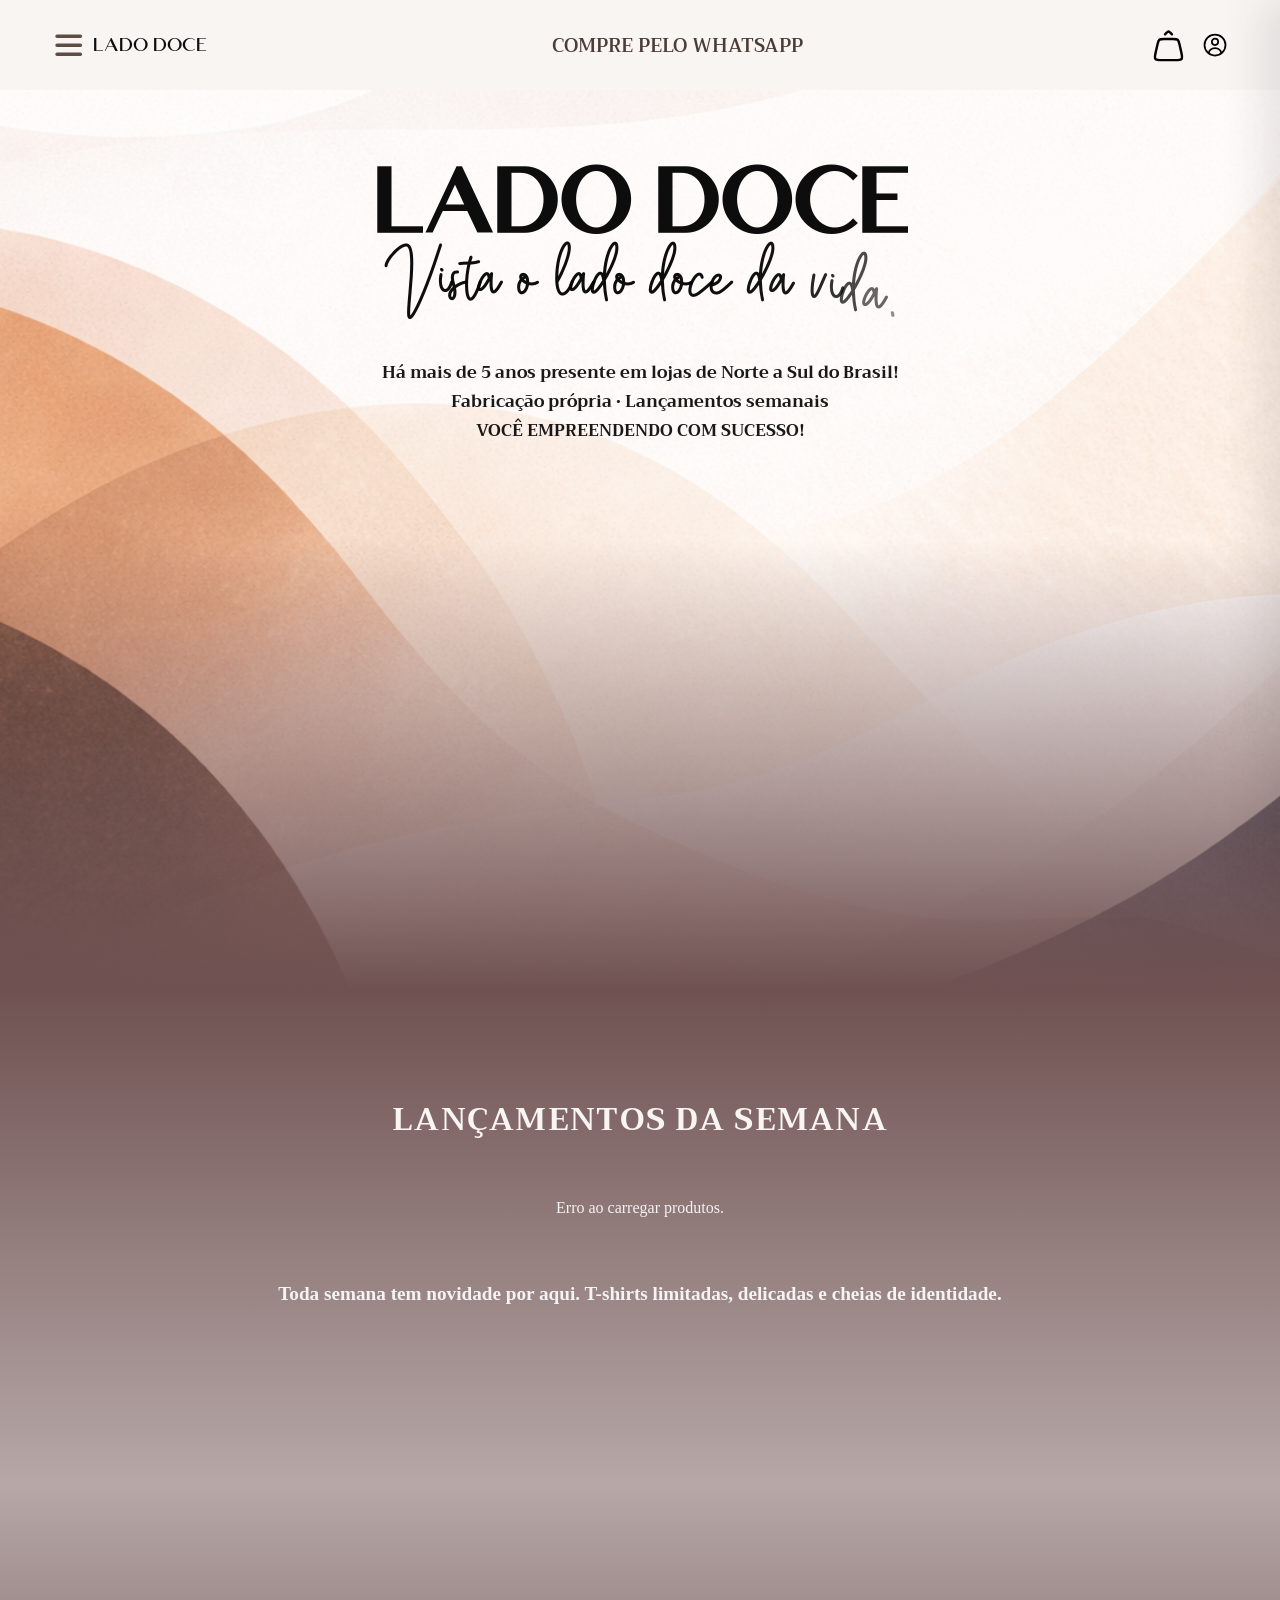
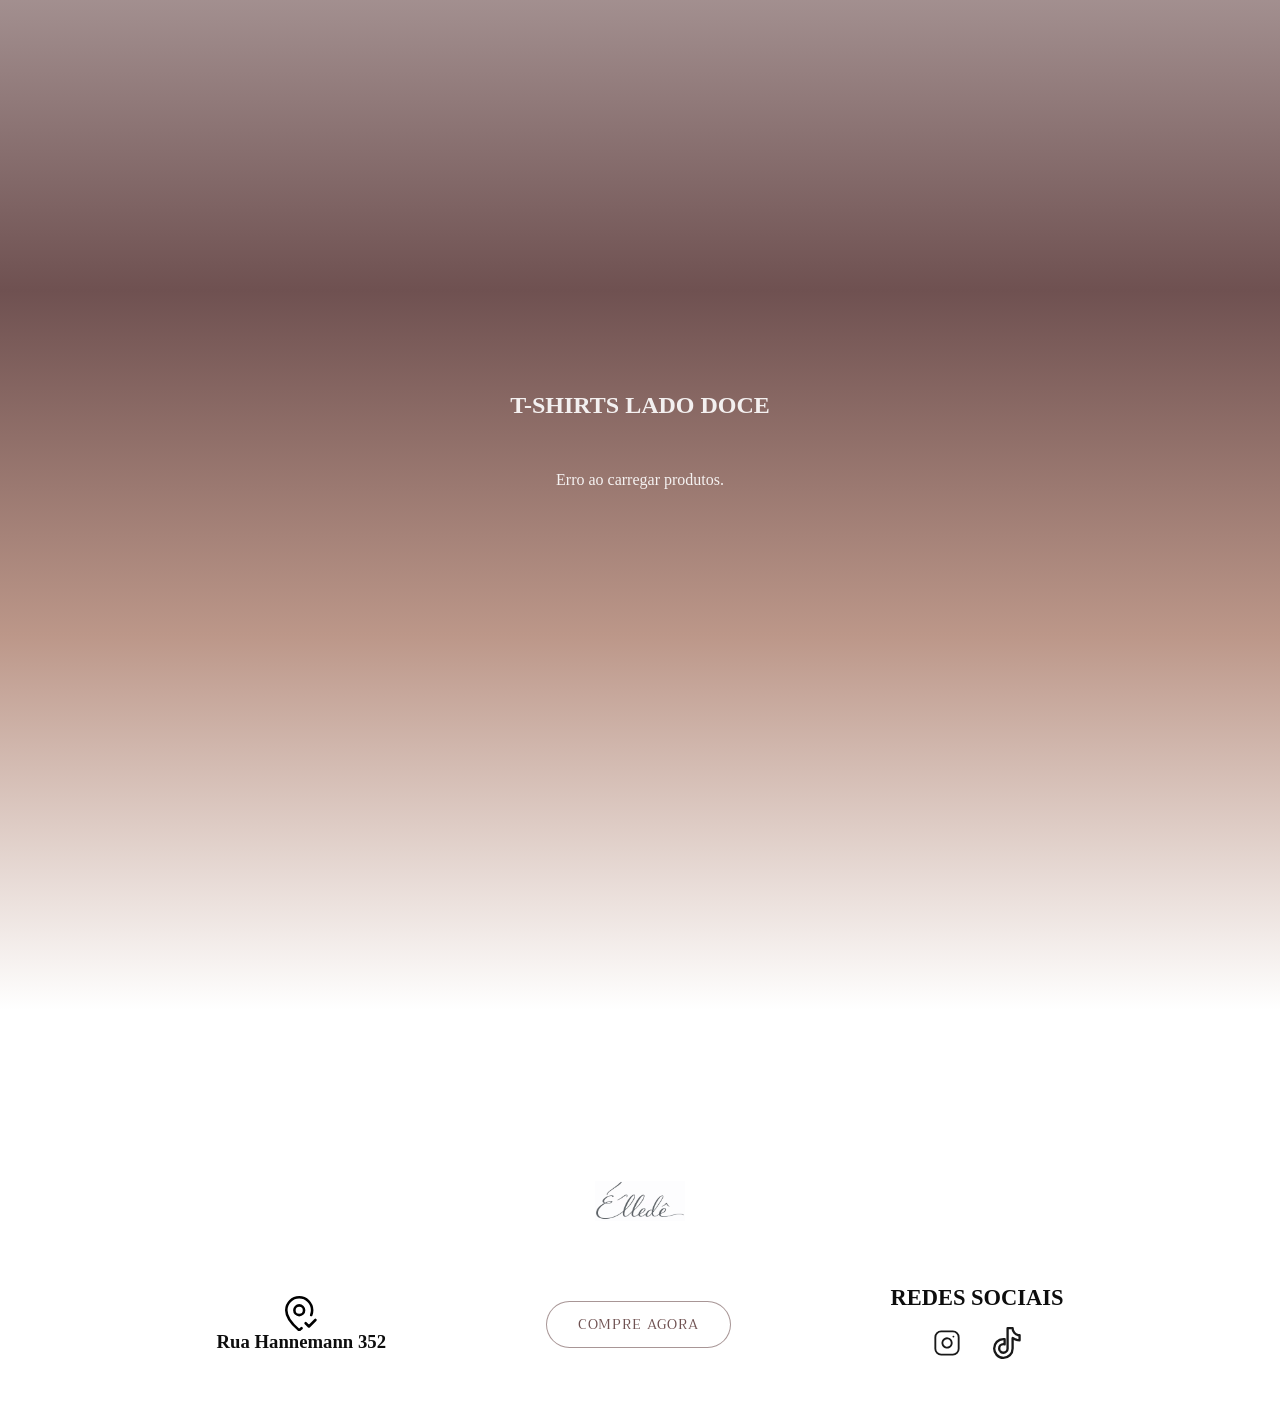
<file: static/index.html>
<!DOCTYPE html>
<html lang="pt-br">
<head>
    <meta charset="UTF-8">
    <meta name="viewport" content="width=device-width, initial-scale=1.0">
    <title>Lado Doce</title>
    <link rel="stylesheet" href="style.css">
    <link href="https://fonts.googleapis.com/css2?family=Trirong:wght@300;400;500;600;700&display=swap" rel="stylesheet">
    <link rel="icon" href="imagens/Monograma.png" type="image/png">
</head>
<body>

<header class="cabecalio">

    <div class="btnsCabecalio">

        <button class="menuBtn" type="button">
            <img src="imagens/iconeMenu.svg" class="menuIcon" alt="Abrir menu">
            <a href="index.html" class="logoTexto">LADO DOCE</a>
        </button>

        <a href="https://wa.me/5511940546668" class="botaoHover">
            <span>COMPRE PELO WHATSAPP</span>
        </a>

    <div class="iconesCab">


            <button class="btnSacola" id="abrirSacola" type="button">
                <img src="imagens/IconeSacola.svg" alt="Abrir sacola">
            </button>

        <div class="areaUsuario">
            <button class="botaoLogin" type="button">
               <img src="imagens/iconeUsuario.svg" alt="Área do usuário">
             </button>

         <div class="userMenu" id="userMenu">
              <button type="button" id="btnMinhaConta">Minha conta</button>
              <button type="button" id="btnPedidos">Meus pedidos</button>
                <button type="button" id="btnLogout">Sair</button>
        </div>
        </div>
    </div>

    <div class="menu">
        <div class="menuLayer"></div>

        <nav class="menuContent">
            <a href="https://wa.me/5511940546668">AJUDA E SUPORTE</a>
            <a href="sobre.html">SOBRE NÓS</a>
            <a href="#catalogo">CATALOGO COMPLETO</a>
        </nav>
    </div>

</header>

<main>

    <section class="pagInicial">
        <div class="conteudoPI">
            <div>
                <h1 class="logoLD split-text">LADO DOCE</h1>
                <h2 class="subLogoLD split-text">Vista o lado doce da vida.</h2>
                <h3 class="sloganLD">
                    Há mais de 5 anos presente em lojas de Norte a Sul do Brasil! <br>
                    Fabricação própria • Lançamentos semanais <br>
                    VOCÊ EMPREENDENDO COM SUCESSO!
                </h3>
            </div>

        </div>
    </section>

    <section class="lancamentosSemana" id="lancamentos">
        <div class="titulo-secao">
            <h2>LANÇAMENTOS DA SEMANA</h2>
        </div>

        <div class="imagemLancamentos" id="listaLancamentos"></div>

        <div class="mensagem-catalogo-vazio" id="mensagemLancamentosVazio">
            <h3>Em breve, novos lançamentos por aqui.</h3>
            <p>A cliente pode adicionar os produtos pelo painel administrativo.</p>
        </div>

        <div class="texto-rodape-secao">
            <h3>
                Toda semana tem novidade por aqui. T-shirts limitadas, delicadas e cheias de identidade.
            </h3>
        </div>
    </section>

    <section id="catalogo" class="catalogo catalogoUnico">
        <div class="titulo-secao">
            <h2>T-SHIRTS LADO DOCE</h2>
        </div>

        <div class="imagemCatalogo" id="listaCatalogo"></div>

        <div class="mensagem-catalogo-vazio" id="mensagemCatalogoVazio">
            <h3>O catálogo ainda está vazio.</h3>
            <p>Cadastre as primeiras T-shirts no painel administrativo para elas aparecerem aqui automaticamente.</p>
        </div>
    </section>

</main>

<div id="overlay"></div>

<div id="modal">
    <div class="modal-box">

        <button class="fecharModal" type="button">✕</button>

        <div class="tela active" id="telaEscolha">
            <h2>Como quer entrar?</h2>

            <button class="btnPrincipal" id="irEmail" type="button">
                Entrar apenas com e-mail
            </button>

            <button class="btnSecundario" id="irSenha" type="button">
                Entrar com e-mail e senha
            </button>
        </div>

        <div class="tela" id="telaEmail">
            <h2>Entrar com e-mail</h2>
            <p>Digite seu e-mail para receber o código</p>

            <input type="email" id="emailInput" placeholder="Seu e-mail" required>

            <div class="botoesLinha">
                <button class="btnVoltar" type="button">Voltar</button>
                <button class="btnPrincipal" id="enviarEmail" type="button">Continuar</button>
            </div>
        </div>

        <div class="tela" id="telaCodigo">
            <h2>Digite seu código</h2>

            <p class="infoEmail"></p>

            <input type="text" id="codigoInput" placeholder="Digite o código" required>

            <div class="botoesLinha">
                <button class="btnVoltar" type="button">Voltar</button>
                <button class="btnPrincipal" id="verificarCodigo" type="button">Entrar</button>
            </div>
        </div>

        <div class="tela" id="telaSenha">
            <h2>Entrar com senha</h2>

            <input type="email" id="emailSenhaInput" placeholder="Seu e-mail" required>
            <input type="password" id="senhaInput" placeholder="Sua senha" required>

            <a href="#" class="linkSenha">Esqueci minha senha</a>

            <p class="textoAux">
                Ainda não tem conta?
                <a href="#" class="linkCriarConta">Criar agora</a>
            </p>

            <div class="botoesLinha">
                <button class="btnVoltar" type="button">Voltar</button>
                <button class="btnPrincipal" id="entrarSenha" type="button">Entrar</button>
            </div>
        </div>

        <div class="tela" id="telaCadastro">
            <h2>Cadastro de usuário</h2>
            <p>Bem-vindo! Crie sua conta</p>

            <input type="text" id="nomeCadastroInput" placeholder="Nome completo" required>
            <input type="email" id="emailCadastroInput" placeholder="Seu e-mail" required>
            <input type="password" id="senhaCadastroInput" placeholder="Senha" required>
            <input type="password" id="confirmarSenhaCadastroInput" placeholder="Confirmar senha" required>
            <input type="tel" id="telefoneCadastroInput" placeholder="Telefone celular" required>
            <input type="text" id="cpfCadastroInput" placeholder="CPF" required>
            <input type="date" id="dataNascimentoCadastroInput" required>

            <div class="botoesLinha">
                <button class="btnVoltar" type="button">Voltar</button>
                <button class="btnPrincipal" id="cadastrarConta" type="button">Criar conta</button>
            </div>
        </div>

<!-- ESQUECI SENHA-->
<div class="tela" id="telaEsqueciSenha">
    <h2>Esqueci minha senha</h2>
    <p>Digite o e-mail da sua conta para receber o código</p>
 
    <input type="email" id="emailRecuperacaoInput" placeholder="Seu e-mail" required>
 
    <div class="botoesLinha">
        <button class="btnVoltar" type="button">Voltar</button>
        <button class="btnPrincipal" id="enviarCodigoRecuperacao" type="button">Enviar código</button>
    </div>
</div>
 
<div class="tela" id="telaRedefinirSenha">
    <h2>Criar nova senha</h2>
 
    <p class="infoEmailRecuperacao"></p>
 
    <input type="text"     id="codigoRecuperacaoInput"  placeholder="Código recebido por e-mail" required>
    <input type="password" id="novaSenhaInput"           placeholder="Nova senha" required>
    <input type="password" id="confirmarNovaSenhaInput"  placeholder="Confirmar nova senha" required>
 
    <div class="botoesLinha">
        <button class="btnVoltar" type="button">Voltar</button>
        <button class="btnPrincipal" id="confirmarRedefinicao" type="button">Salvar senha</button>
    </div>
</div>

        <div class="tela" id="telaSucesso">
            <h2 id="tituloSucesso">Você está pronto(a) para viver o lado doce da vida! </h2>
            <p id="textoSucesso">Login realizado com sucesso.</p>
        </div>

    </div>
</div>

<div class="overlaySacola" id="overlaySacola"></div>

<aside class="sacolaLateral" id="sacolaLateral">
    <div class="topoSacola">
        <h2>Sacola</h2>
        <div class="topoSacolaDireita">
            <span id="contadorSacola">0 produtos</span>
            <button class="fecharSacola" id="fecharSacola" type="button">×</button>
        </div>
    </div>

    <div class="sacolaVazia" id="sacolaVazia">
        <img src="imagens/sacola-vazia.png" alt="Sacola vazia">
        <p>Sua sacola está vazia</p>
        <a href="#catalogo" class="btnEscolherProdutos">Escolher produtos</a>
    </div>

    <div class="sacolaComItens" id="sacolaComItens">
        <div class="listaItensSacola" id="listaItensSacola"></div>

        <div class="resumoSacola">
            <p>Sub total: <span id="subtotalSacola">R$ 0,00</span></p>
            <button class="btnFinalizar" type="button">Finalizar compra</button>
        </div>
    </div>
</aside>

<footer>

    <div class="logoFooter">
        <img class="logoLd" src="imagens/elede.svg" alt="Logo EledE">
    </div>

<div class="botoesFooter">

    <!-- ENDEREÇO -->
    <a href="https://www.google.com/maps/search/?api=1&query=Rua+Hannemann+352" target="_blank" class="endereco">
        <div class="icones">
            <img src="imagens/mapa.svg" class="imagemMapa" alt="Mapa">
        </div>
        <h3>Rua Hannemann 352</h3>
    </a>

    <!-- BOTÃO -->
    <a href="https://wa.me/5511940546668" target="_blank" class="botaoVendedorafooter">
        <span>COMPRE AGORA</span>
    </a>

    <!-- REDES -->
    <div class="footerRedes">
        <h3>REDES SOCIAIS</h3>
        <div class="icones">
            <a href="https://instagram.com/ladodocetshirt" target="_blank">
                <img src="imagens/instagram.svg" class="iconesRede">
            </a>
            <a href="https://www.tiktok.com/@ladodocetshirt" target="_blank">
                <img src="imagens/tiktok.svg" class="iconesRede">
            </a>
        </div>
    </div>

</div>

</footer>

<script src="https://cdn.jsdelivr.net/npm/gsap@3.12.5/dist/gsap.min.js"></script>
<script src="script.js"></script>

</body>
</html>
</file>
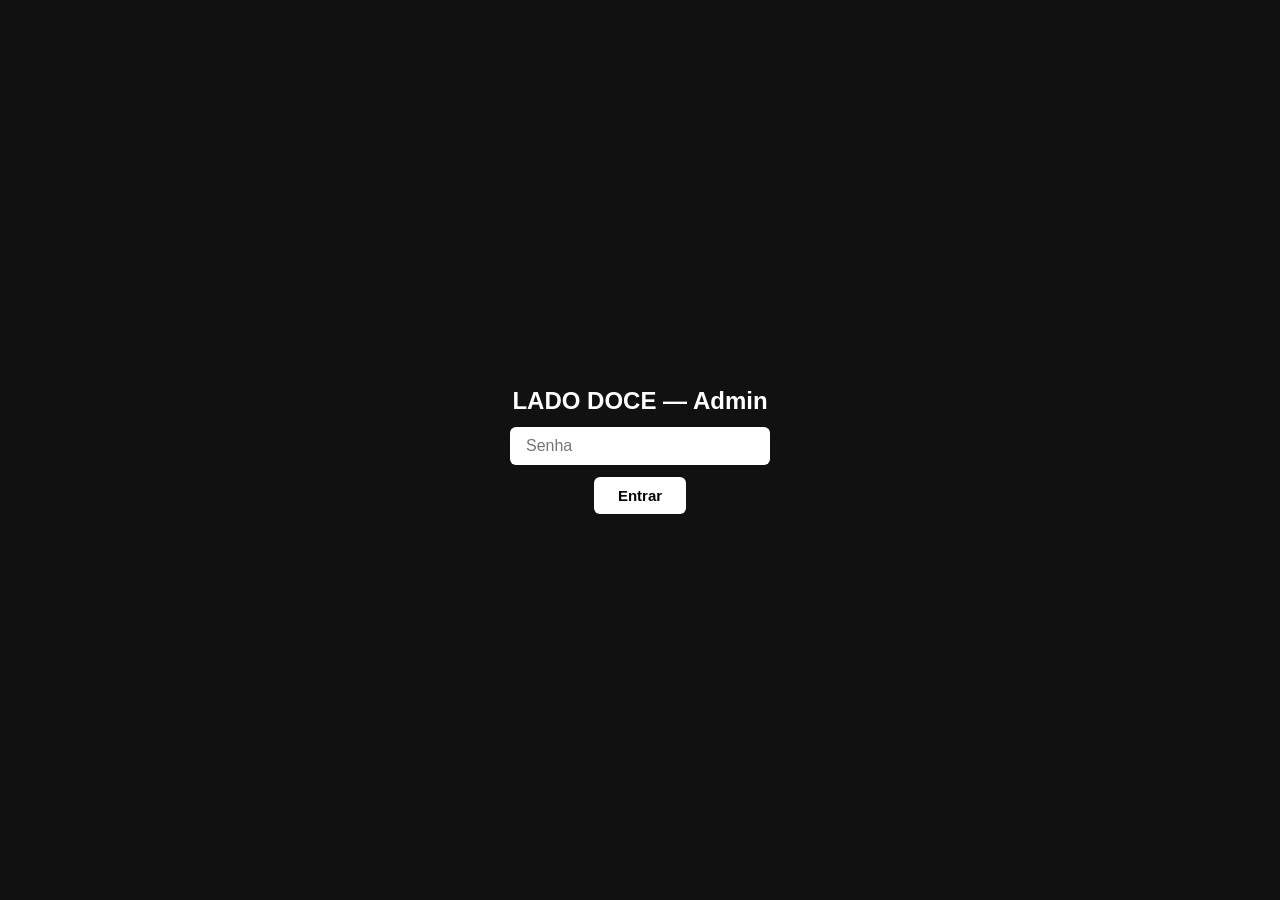
<file: static/admin.html>
<!DOCTYPE html>
<html lang="pt-br">
<head>
  <meta charset="UTF-8">
  <title>Painel Administrativo</title>
  <link rel="stylesheet" href="admin.css">
</head>

<body>

  <div id="telaLoginAdmin" style="
    position: fixed; inset: 0; background: #111;
    display: flex; flex-direction: column;
    align-items: center; justify-content: center;
    z-index: 9999; gap: 12px;">
    <h2 style="color: white; font-family: sans-serif;">LADO DOCE — Admin</h2>
    <input id="senhaAdmin" type="password" placeholder="Senha"
        style="padding: 10px 16px; font-size: 16px; border-radius: 6px; border: none; width: 260px;">
    <button onclick="verificarSenhaAdmin()"
        style="padding: 10px 24px; background: white; border: none;
        border-radius: 6px; font-size: 15px; cursor: pointer; font-weight: bold;">
        Entrar
    </button>
    <p id="erroAdmin" style="color: #ff6b6b; font-family: sans-serif; display:none;">Senha incorreta.</p>
</div>

<div id="modalProduto" class="modal">
  <div class="modal-content">

    <h2 id="tituloModalProduto">Adicionar Produto</h2>

    <input type="text" id="nomeProduto" placeholder="Nome do Produto">

    <!-- AGORA É AUTOMÁTICO -->
    <input type="text" id="codigoProduto" placeholder="Código" disabled>

    <input type="number" id="precoProduto" placeholder="Preço (ex: 55)">
    <input type="number" id="ordemProduto" placeholder="Ordem de exibição (ex: 1)">

    <label class="check-destaque">
      <input type="checkbox" id="destaqueProduto">
      Marcar como destaque
    </label>

    <label class="label-arquivo">Tamanhos e quantidades</label>
    <div class="grade-tamanhos" id="gradeTamanhosProduto">
      <label><input type="checkbox" value="PP"> PP</label>
      <label><input type="checkbox" value="P"> P</label>
      <label><input type="checkbox" value="M"> M</label>
      <label><input type="checkbox" value="G"> G</label>
      <label><input type="checkbox" value="GG"> GG</label>
      <label><input type="checkbox" value="G1"> G1</label>
      <label><input type="checkbox" value="G2"> G2</label>
    </div>
    <div class="grade-qtd-tamanho" id="gradeQtdTamanho"></div>

    <!-- STATUS CONTROLADO -->
    <select id="statusProduto">
      <option value="Ativo">Ativo</option>
      <option value="Inativo">Inativo</option>
    </select>

    <!-- ONDE O PRODUTO VAI APARECER NA LOJA -->
    <select id="categoriaProduto">
      <option value="lancamentos">Lançamentos da semana</option>
      <option value="catalogo">Catálogo de T-shirts</option>
    </select>

    <label class="label-arquivo">Foto principal</label>
    <input type="file" id="fotoProduto" accept="image/*">
    <img class="preview-produto" id="previewFotoProduto" alt="Prévia da foto principal">

    <label class="label-arquivo">Foto ao passar o mouse (opcional)</label>
    <input type="file" id="fotoHoverProduto" accept="image/*">
    <img class="preview-produto" id="previewFotoHoverProduto" alt="Prévia da foto de hover">

    <button onclick="salvarProduto()">Salvar</button>
    <button onclick="fecharModal()">Cancelar</button>

  </div>
</div>

<div id="modalPedido" class="modal">
  <div class="modal-content" id="conteudoPedido"></div>
</div>

<div id="modalCliente" class="modal">
  <div class="modal-content" id="conteudoCliente"></div>
</div>

<div class="overlay-alertas" id="overlayAlertas" onclick="fecharPainelAlertas()"></div>

<div class="painel-alertas" id="painelAlertas">
  <div class="painel-alertas-topo">
    <h3>⚠️ Alertas de Estoque</h3>
    <button class="btn-fechar-alertas" onclick="fecharPainelAlertas()">✕</button>
  </div>
  <div class="painel-alertas-lista" id="listaPainelAlertas">
    <p class="alerta-vazio">Carregando alertas...</p>
  </div>
</div>

<div class="container">

  <aside class="sidebar">
    <h1>LADO DOCE</h1>
    <p>Doçura em cada vestir</p>

    <nav>
        <button onclick="trocarTela('dashboard')">📊 Dashboard</button>
      <button onclick="trocarTela('produtos')">📦 Produtos</button>
      <button onclick="trocarTela('pedidos')">🧾 Pedidos</button>
      <button onclick="trocarTela('clientes')">👤 Clientes</button>
      <button onclick="trocarTela('configuracoes')">⚙️ Configurações</button>
      
    </nav>
  </aside>

  <main class="main">

    <header class="topo">
      <button class="btn-sininho" id="btnSininho" onclick="abrirPainelAlertas()" title="Alertas de estoque">
        🔔
      </button>
      <div class="user">👤 Olá, Admin</div>
    </header>

    <!-- PRODUTOS -->
    <section id="produtos" class="tela ativa">

      <div class="topo-tela">
        <h2>Gerenciamento de Produtos</h2>

        <button class="btn-principal" onclick="abrirModal()">
          + ADICIONAR NOVO PRODUTO
        </button>

      </div>

<div class="filtros">
  <select id="filtroStatusProduto">
    <option value="Status">Status</option>
    <option value="Ativo">Ativo</option>
    <option value="Inativo">Inativo</option>
  </select>

  <select id="filtroCategoriaProduto">
    <option value="todos">Todas as áreas</option>
    <option value="lancamentos">Lançamentos</option>
    <option value="catalogo">Catálogo</option>
  </select>

  <input type="text" id="filtroBuscaProduto" placeholder="Pesquisar Produto">

  <button class="btn-remover" onclick="limparProdutosDaLoja()">Limpar produtos</button>
</div>

      <table>
        <thead>
          <tr>
            <th>Foto</th>
            <th>Nome do Produto</th>
            <th>Código</th>
            <th>Preço</th>
            <th>Quantidade</th>
            <th>Tamanhos</th>
            <th>Status</th>
            <th>Área na loja</th>
            <th>Ordem</th>
            <th>Ações</th>
          </tr>
        </thead>
        <tbody></tbody>
      </table>

    </section>

    <!-- PEDIDOS -->
    <section id="pedidos" class="tela">

      <div class="topo-tela">
        <h2>Gerenciamento de Pedidos</h2>
        <button class="btn-remover" onclick="limparPedidosExpirados()">🗑️ Limpar pedidos expirados</button>
      </div>

<div class="filtros">
  <select>
    <option value="todos">Status do Pedido</option>
    <option value="pendente">Pendente</option>
    <option value="pago">Pago</option>
    <option value="enviado">Enviado</option>
    <option value="entregue">Entregue</option>
    <option value="cancelado">Cancelado</option>
    <option value="aguardando_pagamento">Aguardando Pagamento</option>
    <option value="aguardando_boleto">Aguardando Boleto</option>
    <option value="expirado">Expirado</option>
</select>

  <input type="date">
  <input type="text" placeholder="Pesquisar Pedido">
</div>

      <table>
        <thead>
          <tr>
            <th>ID</th>
            <th>Cliente</th>
            <th>Data</th>
            <th>Total</th>
            <th>Status</th>
            <th>Ações</th>
          </tr>
        </thead>
        <tbody></tbody>
      </table>

    </section>

    <!-- CLIENTES -->
    <section id="clientes" class="tela">

      <div class="topo-tela">
        <h2>Gerenciamento de Clientes</h2>
      </div>
      
      <div class="filtros">
         <select>
            <option value="todos">Status do Cliente</option>
            <option value="Ativo">Ativo</option>
            <option value="Bloqueado">Bloqueado</option>
        </select>
        
        <input type="text" placeholder="Pesquisar Cliente">
    </div>

      <table>
        <thead>
          <tr>
            <th>ID</th>
            <th>Nome</th>
            <th>Email</th>
            <th>Total Gasto</th>
            <th>Status</th>
            <th>Ações</th>
          </tr>
        </thead>
        <tbody></tbody>
      </table>

    </section>

    <!-- CONFIGURAÇÕES -->
<!-- CONFIGURAÇÕES -->
<section id="configuracoes" class="tela">

  <div class="topo-tela">
    <h2>Configurações da loja</h2>
  </div>

  <div class="config-box">
    <div class="config-grid-admin">

      <div class="config-card-admin">
        <h3>Identidade da loja</h3>
        <input type="text" id="nomeLoja" placeholder="Nome da loja" value="Lado Doce">
        <input type="text" id="sloganLoja" placeholder="Slogan da loja">
        <textarea id="textoHeroLoja" placeholder="Texto principal da tela inicial"></textarea>
        <small>Esses textos deixam o painel preparado para o backend controlar a home futuramente.</small>
      </div>

      <div class="config-card-admin">
        <h3>Contato e atendimento</h3>
        <input type="text" id="whatsappLoja" placeholder="WhatsApp da loja">
        <input type="text" id="instagramLoja" placeholder="Instagram">
        <input type="text" id="enderecoLoja" placeholder="Endereço da loja">
      </div>

      <div class="config-card-admin">
        <h3>Pedidos</h3>
        <input type="text" id="statusPadrao" placeholder="Status padrão do pedido" value="Processando">
        <label>
          <input type="checkbox" id="alertaPedidos">
          Avisar quando entrar pedido novo
        </label>
        <label>
          <input type="checkbox" id="autoAtualizarStatus">
          Preparar atualização automática de status
        </label>
      </div>

      <div class="config-card-admin">
        <h3>Produtos</h3>
        <input type="number" id="estoqueMinimo" placeholder="Alerta visual abaixo de X unidades">
        <label>
          <input type="checkbox" id="alertaEstoque">
          Mostrar alerta de estoque baixo no admin
        </label>
        <small>O controle real de estoque fica para o backend, mas o front já está preparado.</small>
      </div>

      <div class="config-card-admin full">
        <h3>Dados</h3>
        <small>Use exportar para salvar um backup visual dos produtos e pedidos cadastrados neste navegador.</small>
        <div class="config-botoes">
          <button onclick="exportarDados()">Exportar dados</button>
          <button onclick="salvarConfig()">Salvar configurações</button>
        </div>
      </div>

    </div>
  </div>

</section>

<!-- DASHBOARD -->
<section id="dashboard" class="tela">

  <div class="topo-tela">
    <h2>Dashboard</h2>
  </div>

  <div class="dashboard-toolbar">
    <label>
      Período das vendas
      <select id="periodoDashboard">
        <option value="1">Hoje</option>
        <option value="7">Últimos 7 dias</option>
        <option value="30">Últimos 30 dias</option>
        <option value="60">Últimos 60 dias</option>
        <option value="90">Últimos 90 dias</option>
      </select>
    </label>
    <span id="resumoPeriodoDashboard">Mostrando vendas de hoje</span>
  </div>

  <div class="dashboard-cards">

    <div class="card">
      <h3 id="tituloVendasPeriodo">Vendas do Dia</h3>
      <p id="vendasDia">R$ 0,00</p>
    </div>

    <div class="card">
      <h3>Pedidos no período</h3>
      <p id="totalPedidosDash">0</p>
    </div>

    <div class="card">
      <h3>Clientes Ativos</h3>
      <p id="clientesAtivosDash">0</p>
    </div>

    <div class="card">
      <h3>Produtos Ativos</h3>
      <p id="produtosAtivosDash">0</p>
    </div>

  </div>

  <div class="dashboard-historico">
    <h3>Histórico de vendas</h3>
    <table>
      <thead>
        <tr>
          <th>Pedido</th>
          <th>Cliente</th>
          <th>Data</th>
          <th>Total</th>
          <th>Status</th>
        </tr>
      </thead>
      <tbody id="historicoVendasDash"></tbody>
    </table>
  </div>

</section>

  </main>
</div>
<script>
    if (sessionStorage.getItem("adminAuth") === "ok") {
        document.addEventListener("DOMContentLoaded", () => {
            document.getElementById("telaLoginAdmin").style.display = "none";
        });
    }

    function verificarSenhaAdmin() {
        const senha = document.getElementById("senhaAdmin").value;
        if (senha) {
            sessionStorage.setItem("adminAuth", "ok");
            sessionStorage.setItem("adminKey", senha);
            document.getElementById("telaLoginAdmin").style.display = "none";
            // Carrega os dados após login
            if (typeof iniciarAdmin === "function") iniciarAdmin();
        } else {
            document.getElementById("erroAdmin").style.display = "block";
        }
    }

    document.addEventListener("keydown", (e) => {
        if (e.key === "Enter") verificarSenhaAdmin();
    });
</script>

<script src="admin.js"></script>

</body>
</html>
</file>
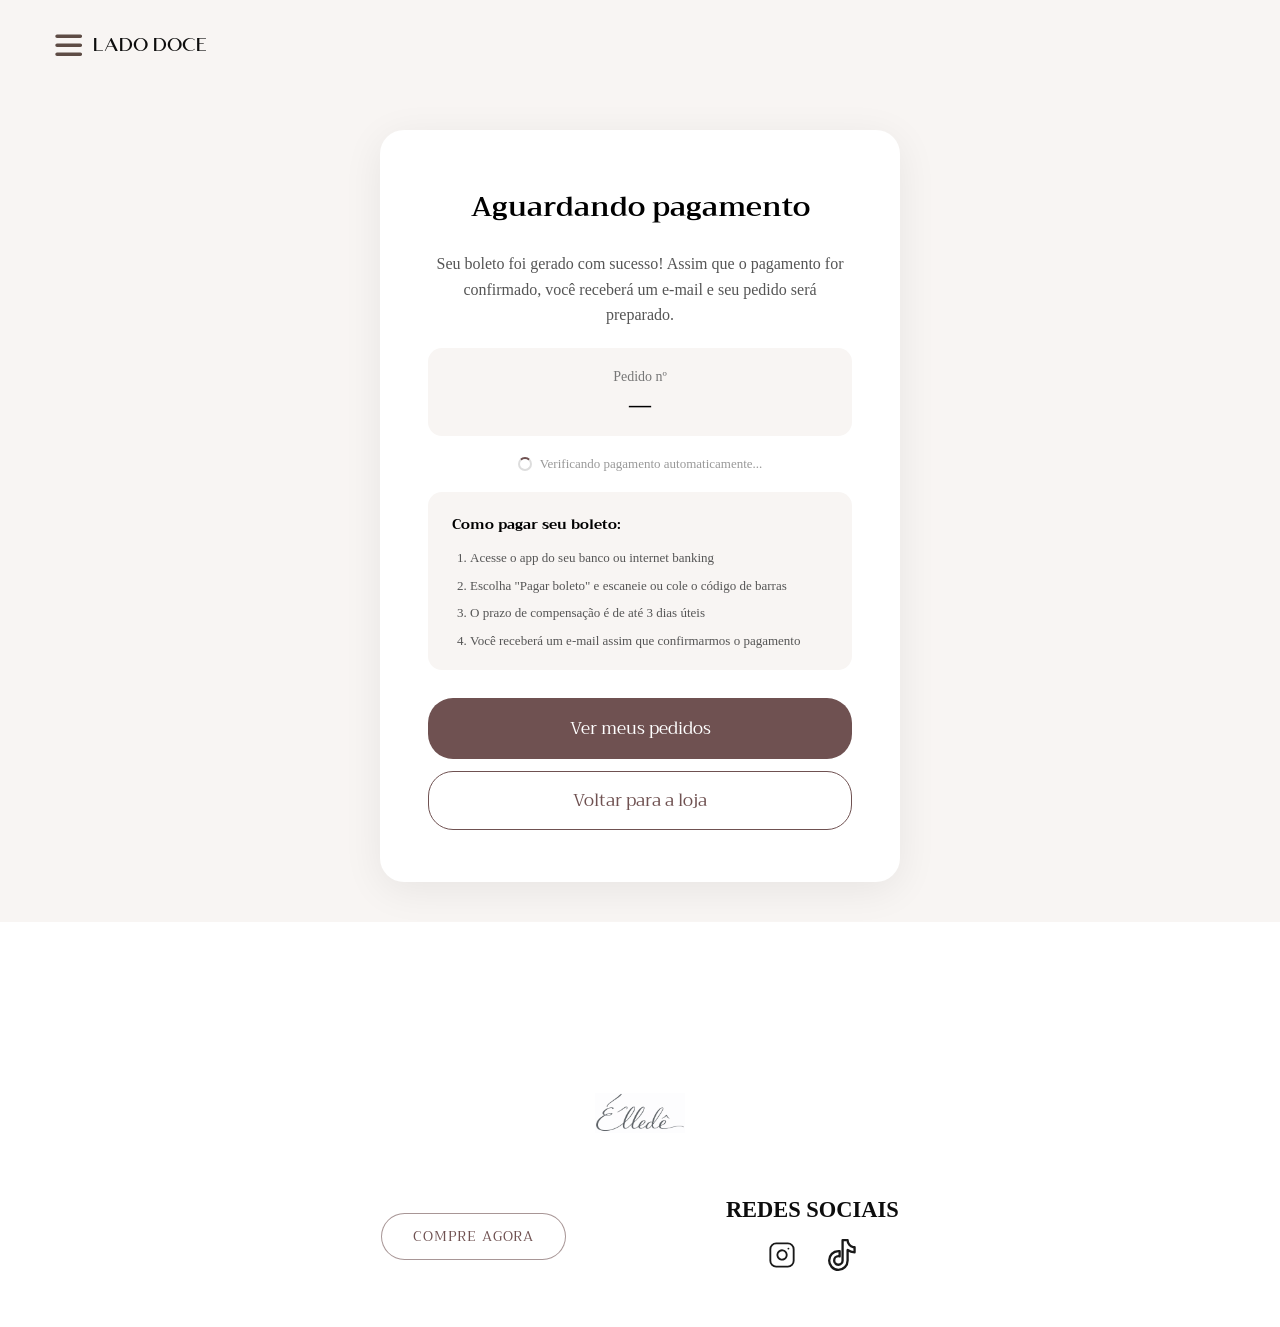
<file: static/aguardando-pagamento.html>
<!DOCTYPE html>
<html lang="pt-br">
<head>
    <meta charset="UTF-8">
    <meta name="viewport" content="width=device-width, initial-scale=1.0">
    <title>Aguardando Pagamento — Lado Doce</title>
    <link rel="stylesheet" href="style.css">
    <link href="https://fonts.googleapis.com/css2?family=Trirong:wght@300;400;500;600;700&display=swap" rel="stylesheet">
    <link rel="icon" href="imagens/Monograma.png" type="image/png">
    <style>
        .pagRetorno {
            min-height: 80vh;
            display: flex;
            align-items: center;
            justify-content: center;
            padding: 40px 20px;
            background: #f8f5f3;
        }

        .cardRetorno {
            background: #fff;
            border-radius: 24px;
            padding: 52px 48px;
            max-width: 520px;
            width: 100%;
            text-align: center;
            box-shadow: 0 8px 40px rgba(0,0,0,0.07);
            display: flex;
            flex-direction: column;
            align-items: center;
            gap: 20px;
        }

        .iconeRetorno { font-size: 64px; line-height: 1; }

        .cardRetorno h1 {
            font-family: Trirong, serif;
            font-size: 28px;
            color: #000;
            font-weight: 600;
        }

        .cardRetorno p {
            font-size: 16px;
            color: #555;
            line-height: 1.6;
        }

        .infoPedido {
            background: #f8f5f3;
            border-radius: 14px;
            padding: 18px 28px;
            width: 100%;
        }

        .infoPedido p { font-size: 14px; color: #777; margin-bottom: 4px; }
        .infoPedido strong { font-size: 22px; color: #000; display: block; }

        .statusPolling {
            font-size: 13px;
            color: #999;
            display: flex;
            align-items: center;
            gap: 8px;
        }

        .spinner {
            width: 14px; height: 14px;
            border: 2px solid #ddd;
            border-top-color: #6f5151;
            border-radius: 50%;
            animation: spin 0.8s linear infinite;
        }

        @keyframes spin { to { transform: rotate(360deg); } }

        .passosBoleto {
            background: #f8f5f3;
            border-radius: 14px;
            padding: 20px 24px;
            width: 100%;
            text-align: left;
        }

        .passosBoleto h3 {
            font-family: Trirong, serif;
            font-size: 14px;
            color: #000;
            margin-bottom: 12px;
        }

        .passosBoleto ol {
            padding-left: 18px;
            display: flex;
            flex-direction: column;
            gap: 8px;
        }

        .passosBoleto li {
            font-size: 13px;
            color: #555;
            line-height: 1.5;
        }

        .botoesRetorno {
            display: flex;
            flex-direction: column;
            gap: 12px;
            width: 100%;
            margin-top: 8px;
        }

        .btnPrincipalRetorno {
            font-family: Trirong, serif;
            font-size: 17px;
            background: #6f5151;
            color: #fff;
            border: none;
            padding: 16px;
            border-radius: 25px;
            cursor: pointer;
            width: 100%;
            transition: background 0.2s;
        }

        .btnPrincipalRetorno:hover { background: #5a3f3f; }

        .btnSecundarioRetorno {
            font-family: Trirong, serif;
            font-size: 17px;
            background: transparent;
            border: 1px solid #6f5151;
            color: #6f5151;
            padding: 14px;
            border-radius: 25px;
            cursor: pointer;
            width: 100%;
            transition: all 0.2s;
        }

        .btnSecundarioRetorno:hover { background: #6f5151; color: #fff; }
    </style>
</head>
<body>

<header class="cabecalio">
    <div class="btnsCabecalio">
        <button class="menuBtn" type="button">
            <img src="imagens/iconeMenu.svg" class="menuIcon" alt="Abrir menu">
            <a href="index.html" class="logoTexto">LADO DOCE</a>
        </button>
    </div>
</header>

<main>
    <section class="pagRetorno">
        <div class="cardRetorno">
            <h1>Aguardando pagamento</h1>

            <p>Seu boleto foi gerado com sucesso! Assim que o pagamento for confirmado, você receberá um e-mail e seu pedido será preparado.</p>

            <div class="infoPedido">
                <p>Pedido nº</p>
                <strong id="numeroPedido">—</strong>
            </div>

            <div class="statusPolling" id="statusPolling">
                <div class="spinner"></div>
                <span>Verificando pagamento automaticamente...</span>
            </div>

            <div class="passosBoleto">
                <h3>Como pagar seu boleto:</h3>
                <ol>
                    <li>Acesse o app do seu banco ou internet banking</li>
                    <li>Escolha "Pagar boleto" e escaneie ou cole o código de barras</li>
                    <li>O prazo de compensação é de até 3 dias úteis</li>
                    <li>Você receberá um e-mail assim que confirmarmos o pagamento</li>
                </ol>
            </div>

            <div class="botoesRetorno">
                <button class="btnPrincipalRetorno" onclick="window.location.href='pedidos.html'">
                    Ver meus pedidos
                </button>
                <button class="btnSecundarioRetorno" onclick="window.location.href='index.html'">
                    Voltar para a loja
                </button>
            </div>
        </div>
    </section>
</main>

<footer>
    <div class="logoFooter">
        <img class="logoLd" src="imagens/elede.svg" alt="Logo EledE">
    </div>
    <div class="botoesFooter">
        <a href="https://wa.me/5511940546668" target="_blank" class="botaoVendedorafooter">
            <span>COMPRE AGORA</span>
        </a>
        <div class="footerRedes">
            <h3>REDES SOCIAIS</h3>
            <div class="icones">
                <a href="https://instagram.com/ladodocetshirt" target="_blank">
                    <img src="imagens/instagram.svg" class="iconesRede">
                </a>
                <a href="https://www.tiktok.com/@ladodocetshirt" target="_blank">
                    <img src="imagens/tiktok.svg" class="iconesRede">
                </a>
            </div>
        </div>
    </div>
</footer>

<script>
    const API_URL = "https://lado-doce.onrender.com";
    const params  = new URLSearchParams(window.location.search);
    const pedidoId = params.get("pedido_id") || localStorage.getItem("ladoDocePedidoAtual");

    if (pedidoId) {
        document.getElementById("numeroPedido").textContent = `#${pedidoId}`;
    }

    let tentativas = 0;
    const MAX_TENTATIVAS = 120; 

    const intervalo = setInterval(async () => {
        if (!pedidoId || tentativas >= MAX_TENTATIVAS) {
            clearInterval(intervalo);
            document.getElementById("statusPolling").innerHTML =
                "<span style='color:#999'>Verificação automática encerrada. Atualize a página para verificar manualmente.</span>";
            return;
        }

        tentativas++;
        try {
            const res  = await fetch(`${API_URL}/pagamento/status/${pedidoId}`);
            const data = await res.json();

            if (data.status === "pago") {
                clearInterval(intervalo);
                localStorage.removeItem("ladoDoceCarrinho");
                localStorage.removeItem("ladoDocePedidoAtual");
                window.location.href = `compracerta.html?pedido_id=${pedidoId}`;
            }
        } catch (e) {
            console.error("Erro no polling:", e);
        }
    }, 5000);
</script>

</body>
</html>
</file>
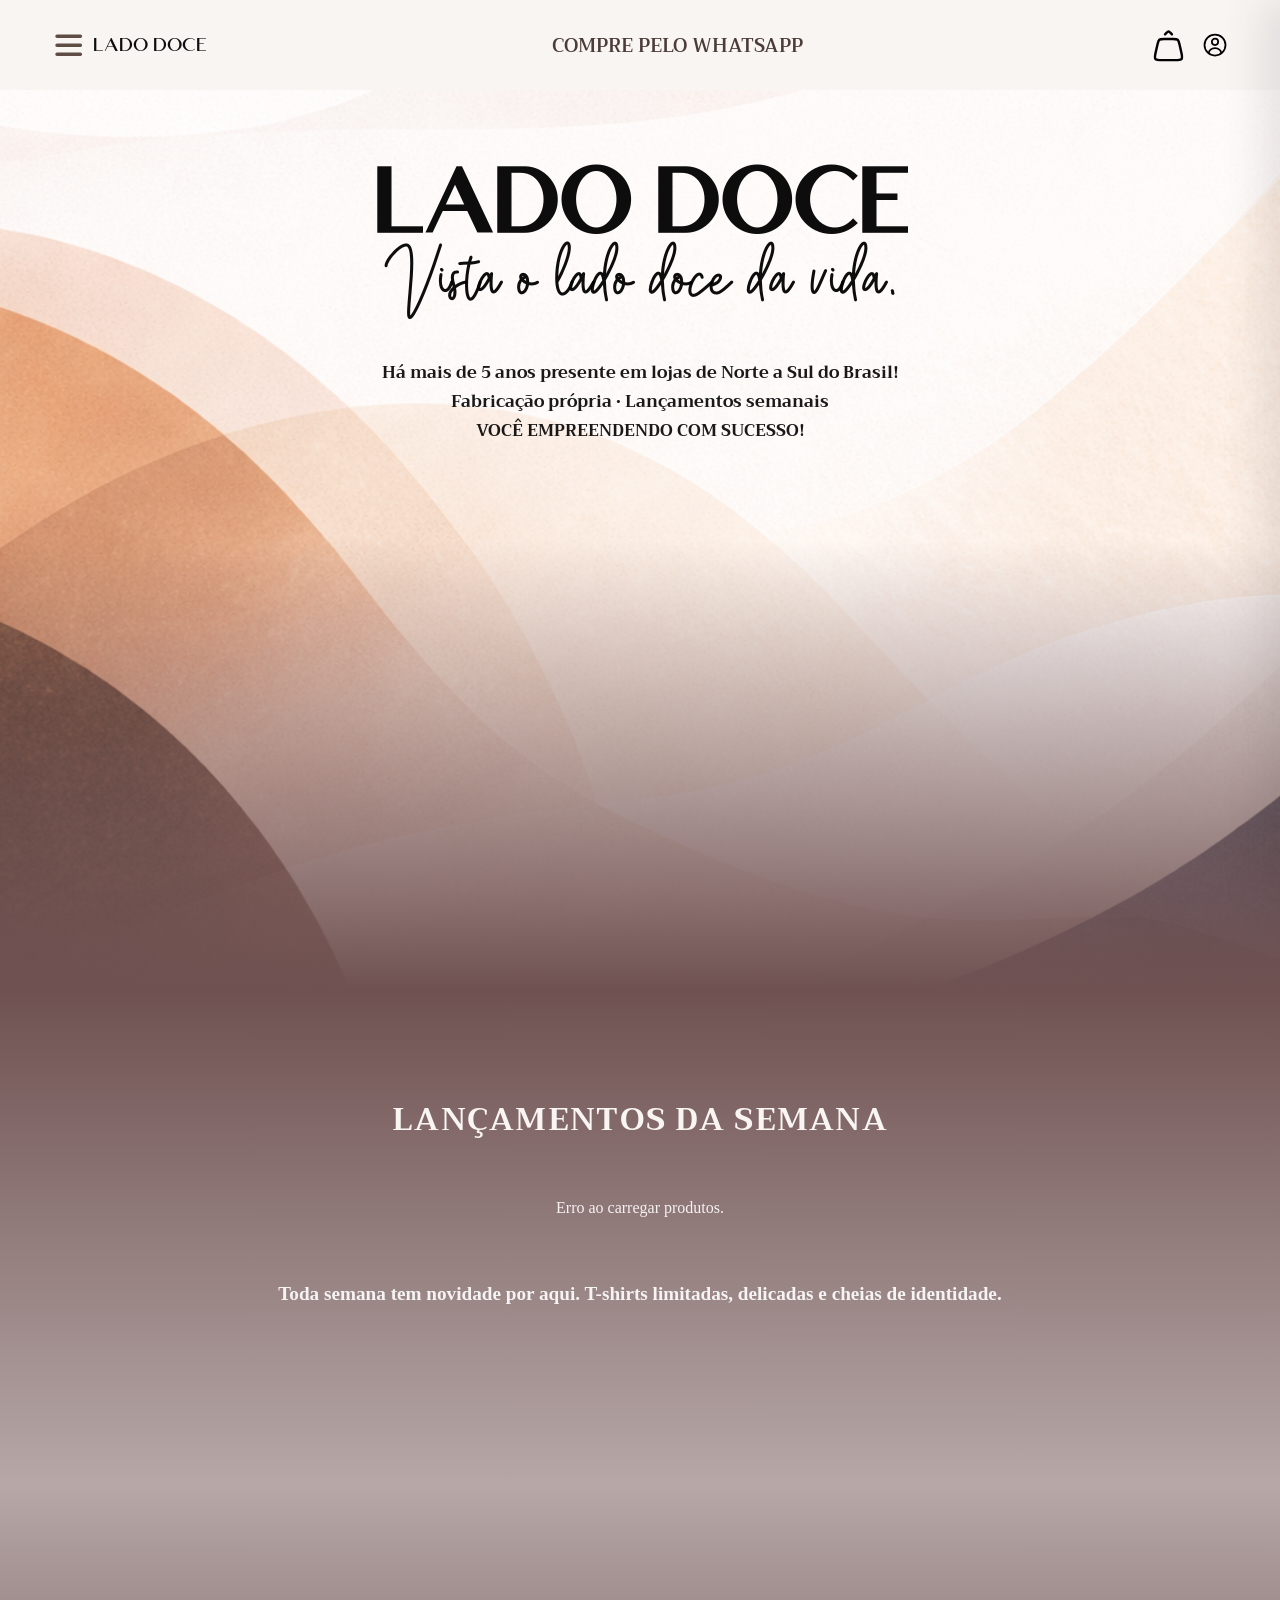
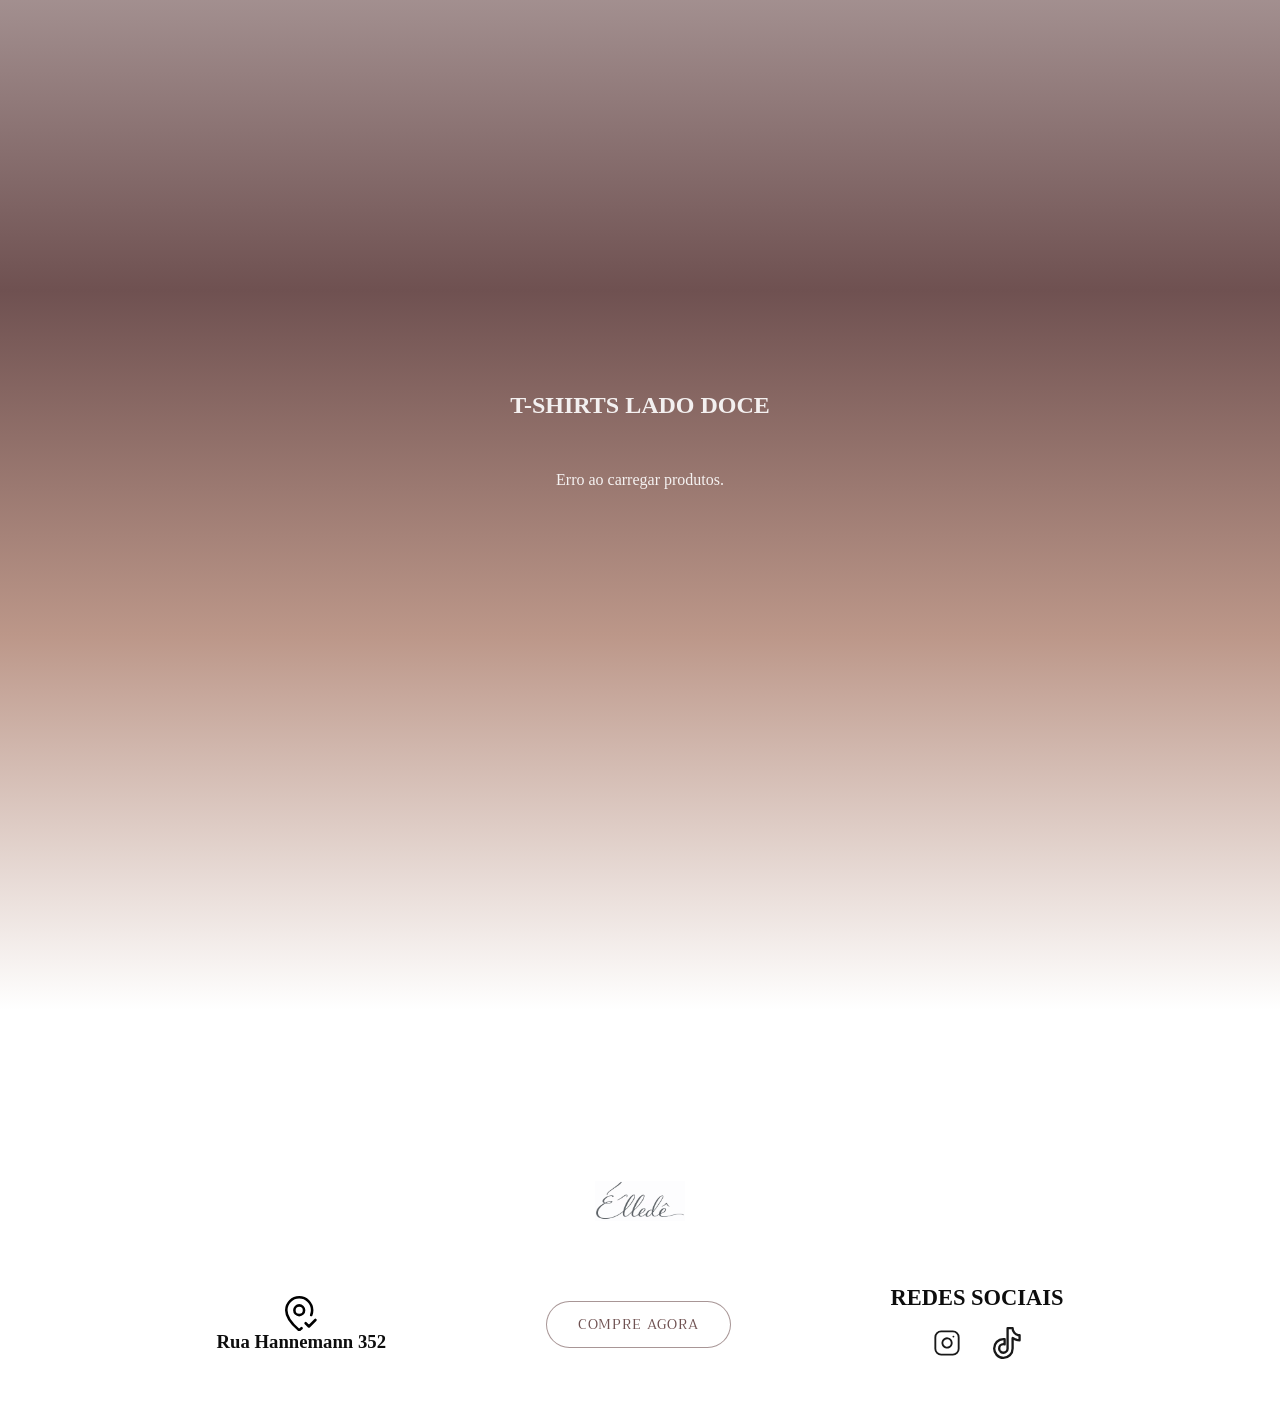
<file: static/checkout.html>
<!DOCTYPE html>
<html lang="pt-br">
<head>
    <meta charset="UTF-8">
    <meta name="viewport" content="width=device-width, initial-scale=1.0">
    <title>Checkout | Lado Doce</title>
    <link rel="stylesheet" href="style.css">
    <link href="https://fonts.googleapis.com/css2?family=Trirong:wght@300;400;500;600;700&display=swap" rel="stylesheet">
</head>
<body class="checkout-page">

<header class="cabecalio checkoutHeader">
    <div class="btnsCabecalio">
        <div class="logoCheckout">
            <h1 class="logoLD logoCheckoutTitulo">LADO DOCE</h1>
        </div>

        <a href="index.html" class="botaoHover">
            <span>VOLTAR PARA A LOJA</span>
        </a>
    </div>
</header>

    <main class="checkout-wrapper">
        <section class="checkout-coluna">
            <div class="checkout-bloco">
                <h2>Identificação</h2>
                <div class="checkout-grid">
                    <label class="full">Nome completo
                        <input type="text" id="checkoutNome" placeholder="Seu nome completo">
                    </label>
                    <label>E-mail
                        <input type="email" id="checkoutEmail" placeholder="voce@email.com">
                    </label>
                    <label>Telefone
                        <input type="tel" id="checkoutTelefone" placeholder="(11) 99999-9999">
                    </label>
                </div>
            </div>

            <div class="checkout-bloco">
                <h2>Endereço de entrega</h2>
                <div class="checkout-grid">
                    <label>CEP
                        <input type="text" id="checkoutCep" placeholder="00000-000">
                    </label>
                    <label>Rua
                        <input type="text" id="checkoutRua" placeholder="Rua / Avenida">
                    </label>
                    <label>Número
                        <input type="text" id="checkoutNumero" placeholder="Número">
                    </label>
                    <label>Complemento
                        <input type="text" id="checkoutComplemento" placeholder="Apto, bloco, referência">
                    </label>
                    <label>Bairro
                        <input type="text" id="checkoutBairro" placeholder="Bairro">
                    </label>
                    <label>Cidade
                        <input type="text" id="checkoutCidade" placeholder="Cidade">
                    </label>
                    <label>Estado
                        <input type="text" id="checkoutEstado" placeholder="UF">
                    </label>
                </div>
            </div>

            <div class="checkout-bloco">
                <h2>Frete</h2>
                <!-- ⚠️ Deixar vazio — preenchido automaticamente pelo checkout.js ao digitar o CEP -->
                <div class="opcoes-frete" id="opcoesFrete">
                    <p style="color: #999;">Digite o CEP acima para calcular o frete.</p>
                </div>
            </div>


        </section>

        <aside class="checkout-resumo">
            <h2>Resumo da compra</h2>
            <div class="listaResumoCheckout" id="listaResumoCheckout"></div>
            <div class="linhaResumo">
                <span>Subtotal</span>
                <strong id="checkoutSubtotal">R$ 0,00</strong>
            </div>
            <div class="linhaResumo">
                <span>Frete</span>
                <strong id="checkoutFrete">—</strong>
            </div>
            <div class="linhaResumo totalResumo">
                <span>Total</span>
                <strong id="checkoutTotal">R$ 0,00</strong>
            </div>
            <button class="btnFinalizar btnPagar" id="confirmarPedido" type="button">Finalizar e Pagar!</button>
            <div class="mensagemCheckout" id="mensagemCheckout"></div>
        </aside>
    </main>

    <script src="checkout.js"></script>
</body>
</html>
</file>
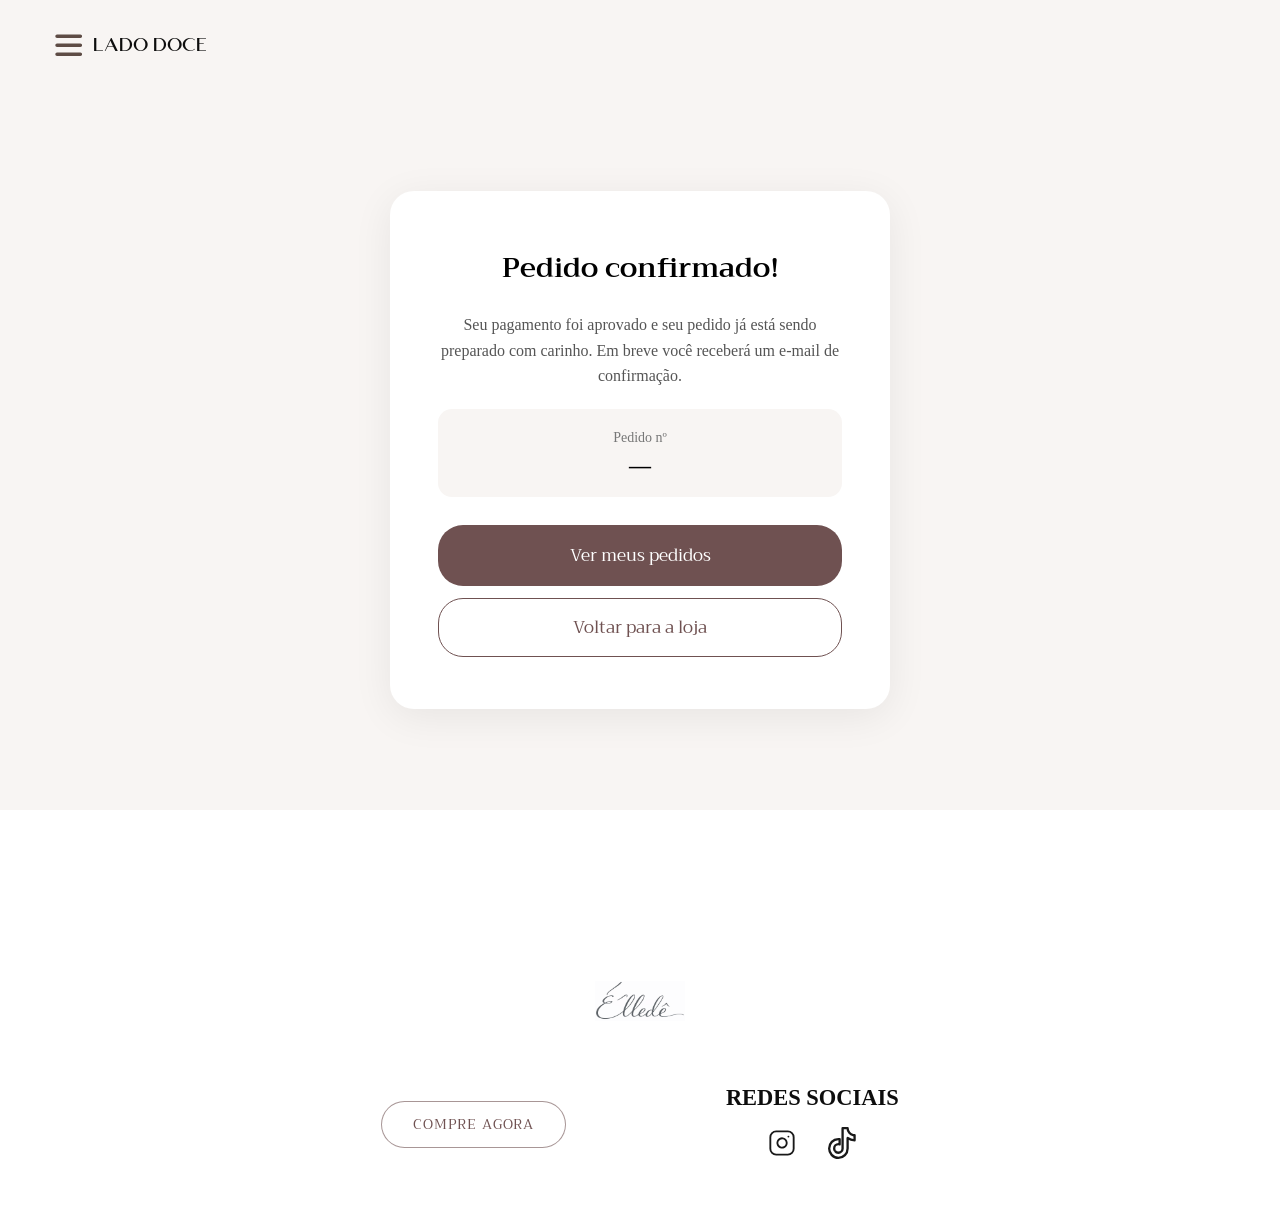
<file: static/compracerta.html>
<!DOCTYPE html>
<html lang="pt-br">
<head>
    <meta charset="UTF-8">
    <meta name="viewport" content="width=device-width, initial-scale=1.0">
    <title>Pedido Confirmado — Lado Doce</title>
    <link rel="stylesheet" href="style.css">
    <link href="https://fonts.googleapis.com/css2?family=Trirong:wght@300;400;500;600;700&display=swap" rel="stylesheet">
    <link rel="icon" href="imagens/Monograma.png" type="image/png">
    <style>
        .pagRetorno {
            min-height: 80vh;
            display: flex;
            align-items: center;
            justify-content: center;
            padding: 40px 20px;
            background: #f8f5f3;
        }

        .cardRetorno {
            background: #fff;
            border-radius: 24px;
            padding: 52px 48px;
            max-width: 500px;
            width: 100%;
            text-align: center;
            box-shadow: 0 8px 40px rgba(0,0,0,0.07);
            display: flex;
            flex-direction: column;
            align-items: center;
            gap: 20px;
        }

        .iconeRetorno {
            font-size: 64px;
            line-height: 1;
        }

        .cardRetorno h1 {
            font-family: Trirong, serif;
            font-size: 28px;
            color: #000;
            font-weight: 600;
        }

        .cardRetorno p {
            font-size: 16px;
            color: #555;
            line-height: 1.6;
        }

        .infoPedido {
            background: #f8f5f3;
            border-radius: 14px;
            padding: 18px 28px;
            width: 100%;
        }

        .infoPedido p {
            font-size: 14px;
            color: #777;
            margin-bottom: 4px;
        }

        .infoPedido strong {
            font-size: 22px;
            color: #000;
            display: block;
        }

        .botoesRetorno {
            display: flex;
            flex-direction: column;
            gap: 12px;
            width: 100%;
            margin-top: 8px;
        }

        .btnPrincipalRetorno {
            font-family: Trirong, serif;
            font-size: 17px;
            background: #6f5151;
            color: #fff;
            border: none;
            padding: 16px;
            border-radius: 25px;
            cursor: pointer;
            width: 100%;
            transition: background 0.2s;
        }

        .btnPrincipalRetorno:hover { background: #5a3f3f; }

        .btnSecundarioRetorno {
            font-family: Trirong, serif;
            font-size: 17px;
            background: transparent;
            border: 1px solid #6f5151;
            color: #6f5151;
            padding: 14px;
            border-radius: 25px;
            cursor: pointer;
            width: 100%;
            transition: all 0.2s;
        }

        .btnSecundarioRetorno:hover {
            background: #6f5151;
            color: #fff;
        }
    </style>
</head>
<body>

<header class="cabecalio">
    <div class="btnsCabecalio">
        <button class="menuBtn" type="button">
            <img src="imagens/iconeMenu.svg" class="menuIcon" alt="Abrir menu">
            <a href="index.html" class="logoTexto">LADO DOCE</a>
        </button>
    </div>
</header>

<main>
    <section class="pagRetorno">
        <div class="cardRetorno">
            <h1>Pedido confirmado!</h1>

            <p>Seu pagamento foi aprovado e seu pedido já está sendo preparado com carinho. Em breve você receberá um e-mail de confirmação.</p>

            <div class="infoPedido">
                <p>Pedido nº</p>
                <strong id="numeroPedido">—</strong>
            </div>

            <div class="botoesRetorno">
                <button class="btnPrincipalRetorno" onclick="window.location.href='pedidos.html'">
                    Ver meus pedidos
                </button>
                <button class="btnSecundarioRetorno" onclick="window.location.href='index.html'">
                    Voltar para a loja
                </button>
            </div>
        </div>
    </section>
</main>

<footer>
    <div class="logoFooter">
        <img class="logoLd" src="imagens/elede.svg" alt="Logo EledE">
    </div>
    <div class="botoesFooter">
        <a href="https://wa.me/5511940546668" target="_blank" class="botaoVendedorafooter">
            <span>COMPRE AGORA</span>
        </a>
        <div class="footerRedes">
            <h3>REDES SOCIAIS</h3>
            <div class="icones">
                <a href="https://instagram.com/ladodocetshirt" target="_blank">
                    <img src="imagens/instagram.svg" class="iconesRede">
                </a>
                <a href="https://www.tiktok.com/@ladodocetshirt" target="_blank">
                    <img src="imagens/tiktok.svg" class="iconesRede">
                </a>
            </div>
        </div>
    </div>
</footer>

<script>
    // Lê pedido_id da URL e exibe
    const params = new URLSearchParams(window.location.search);
    const pedidoId = params.get("pedido_id") || localStorage.getItem("ladoDocePedidoAtual");
    if (pedidoId) {
        document.getElementById("numeroPedido").textContent = `#${pedidoId}`;
    }
    // Limpa carrinho após compra aprovada
    localStorage.removeItem("ladoDoceCarrinho");
    localStorage.removeItem("ladoDocePedidoAtual");
</script>

</body>
</html>
</file>
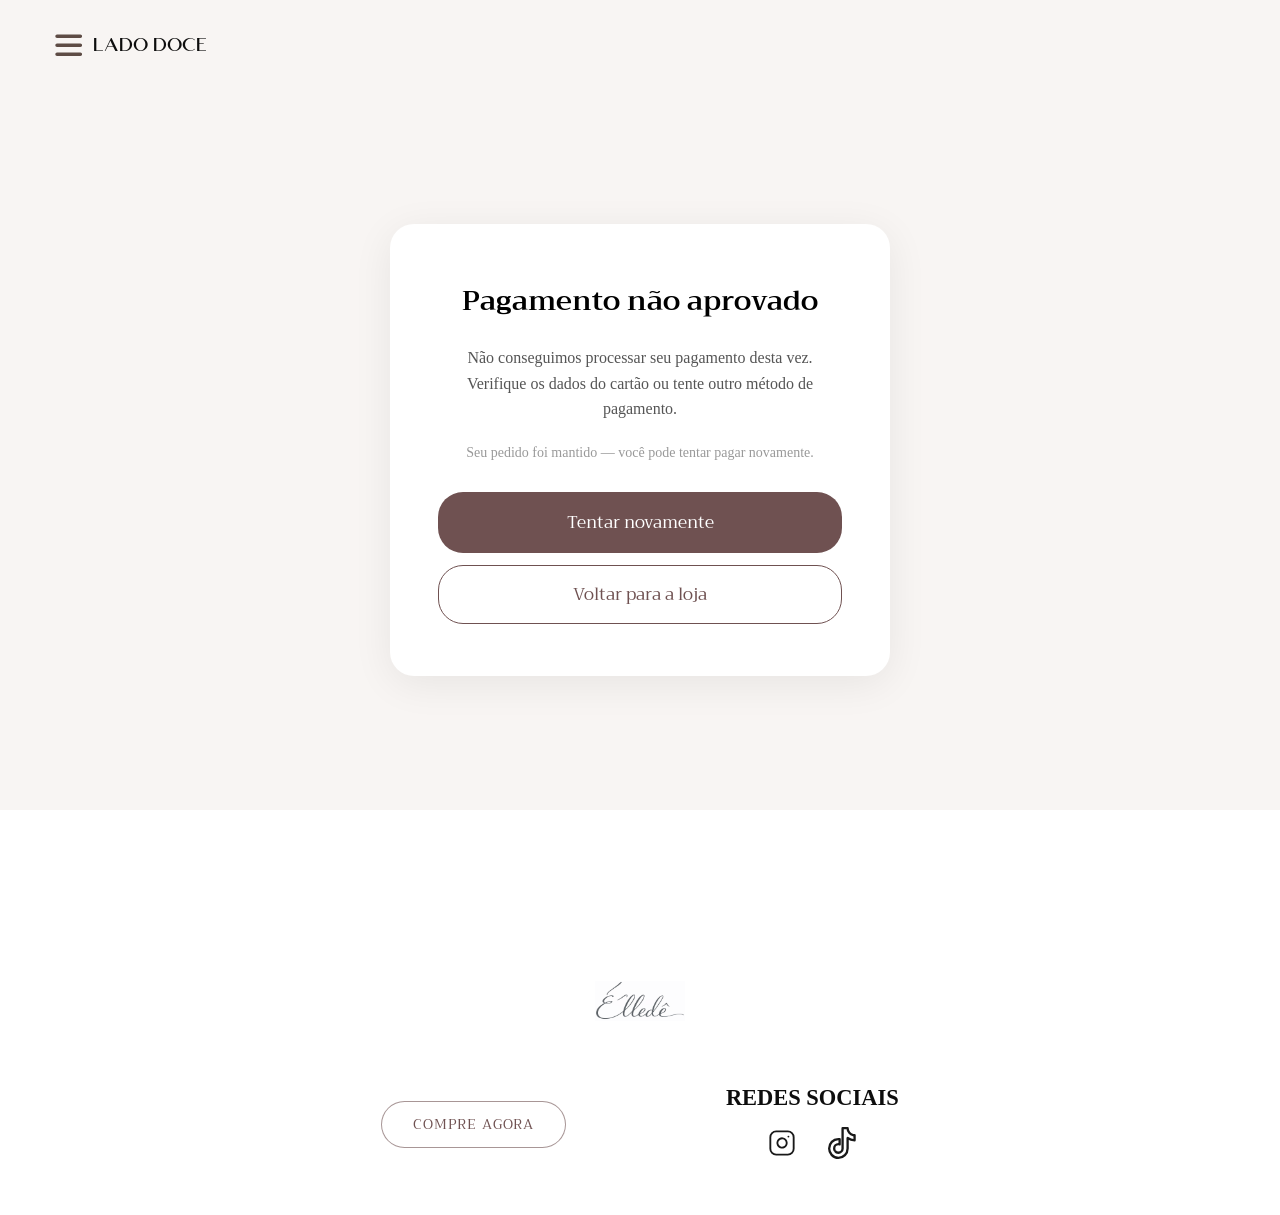
<file: static/compraerrada.html>
<!DOCTYPE html>
<html lang="pt-br">
<head>
    <meta charset="UTF-8">
    <meta name="viewport" content="width=device-width, initial-scale=1.0">
    <title>Pagamento não aprovado — Lado Doce</title>
    <link rel="stylesheet" href="style.css">
    <link href="https://fonts.googleapis.com/css2?family=Trirong:wght@300;400;500;600;700&display=swap" rel="stylesheet">
    <link rel="icon" href="imagens/Monograma.png" type="image/png">
    <style>
        .pagRetorno {
            min-height: 80vh;
            display: flex;
            align-items: center;
            justify-content: center;
            padding: 40px 20px;
            background: #f8f5f3;
        }

        .cardRetorno {
            background: #fff;
            border-radius: 24px;
            padding: 52px 48px;
            max-width: 500px;
            width: 100%;
            text-align: center;
            box-shadow: 0 8px 40px rgba(0,0,0,0.07);
            display: flex;
            flex-direction: column;
            align-items: center;
            gap: 20px;
        }

        .iconeRetorno { font-size: 64px; line-height: 1; }

        .cardRetorno h1 {
            font-family: Trirong, serif;
            font-size: 28px;
            color: #000;
            font-weight: 600;
        }

        .cardRetorno p {
            font-size: 16px;
            color: #555;
            line-height: 1.6;
        }

        .botoesRetorno {
            display: flex;
            flex-direction: column;
            gap: 12px;
            width: 100%;
            margin-top: 8px;
        }

        .btnPrincipalRetorno {
            font-family: Trirong, serif;
            font-size: 17px;
            background: #6f5151;
            color: #fff;
            border: none;
            padding: 16px;
            border-radius: 25px;
            cursor: pointer;
            width: 100%;
            transition: background 0.2s;
        }

        .btnPrincipalRetorno:hover { background: #5a3f3f; }

        .btnSecundarioRetorno {
            font-family: Trirong, serif;
            font-size: 17px;
            background: transparent;
            border: 1px solid #6f5151;
            color: #6f5151;
            padding: 14px;
            border-radius: 25px;
            cursor: pointer;
            width: 100%;
            transition: all 0.2s;
        }

        .btnSecundarioRetorno:hover { background: #6f5151; color: #fff; }
    </style>
</head>
<body>

<header class="cabecalio">
    <div class="btnsCabecalio">
        <button class="menuBtn" type="button">
            <img src="imagens/iconeMenu.svg" class="menuIcon" alt="Abrir menu">
            <a href="index.html" class="logoTexto">LADO DOCE</a>
        </button>
    </div>
</header>

<main>
    <section class="pagRetorno">
        <div class="cardRetorno">
            <h1>Pagamento não aprovado</h1>

            <p>Não conseguimos processar seu pagamento desta vez. Verifique os dados do cartão ou tente outro método de pagamento.</p>

            <p style="font-size:14px; color:#999;">Seu pedido foi mantido — você pode tentar pagar novamente.</p>

            <div class="botoesRetorno">
                <button class="btnPrincipalRetorno" onclick="window.location.href='checkout.html'">
                    Tentar novamente
                </button>
                <button class="btnSecundarioRetorno" onclick="window.location.href='index.html'">
                    Voltar para a loja
                </button>
            </div>
        </div>
    </section>
</main>

<footer>
    <div class="logoFooter">
        <img class="logoLd" src="imagens/elede.svg" alt="Logo EledE">
    </div>
    <div class="botoesFooter">
        <a href="https://wa.me/5511940546668" target="_blank" class="botaoVendedorafooter">
            <span>COMPRE AGORA</span>
        </a>
        <div class="footerRedes">
            <h3>REDES SOCIAIS</h3>
            <div class="icones">
                <a href="https://instagram.com/ladodocetshirt" target="_blank">
                    <img src="imagens/instagram.svg" class="iconesRede">
                </a>
                <a href="https://www.tiktok.com/@ladodocetshirt" target="_blank">
                    <img src="imagens/tiktok.svg" class="iconesRede">
                </a>
            </div>
        </div>
    </div>
</footer>

</body>
</html>
</file>
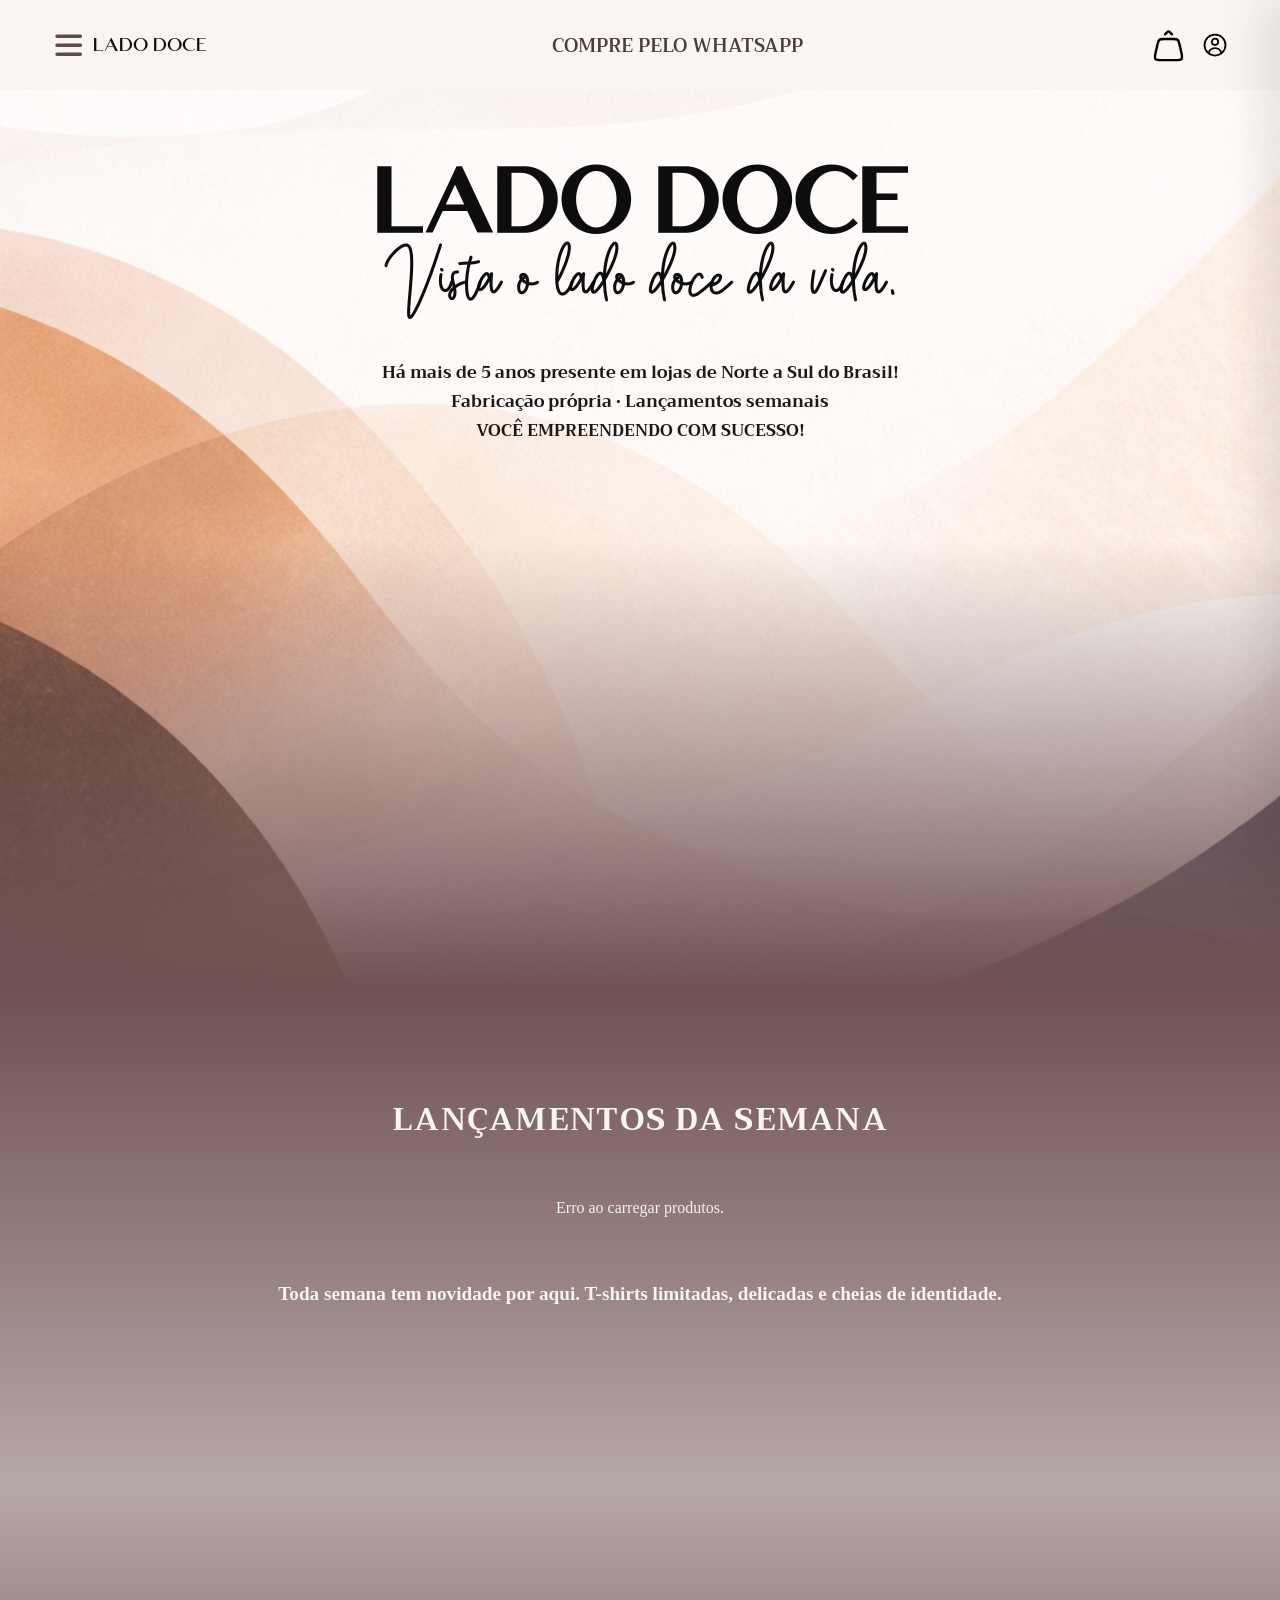
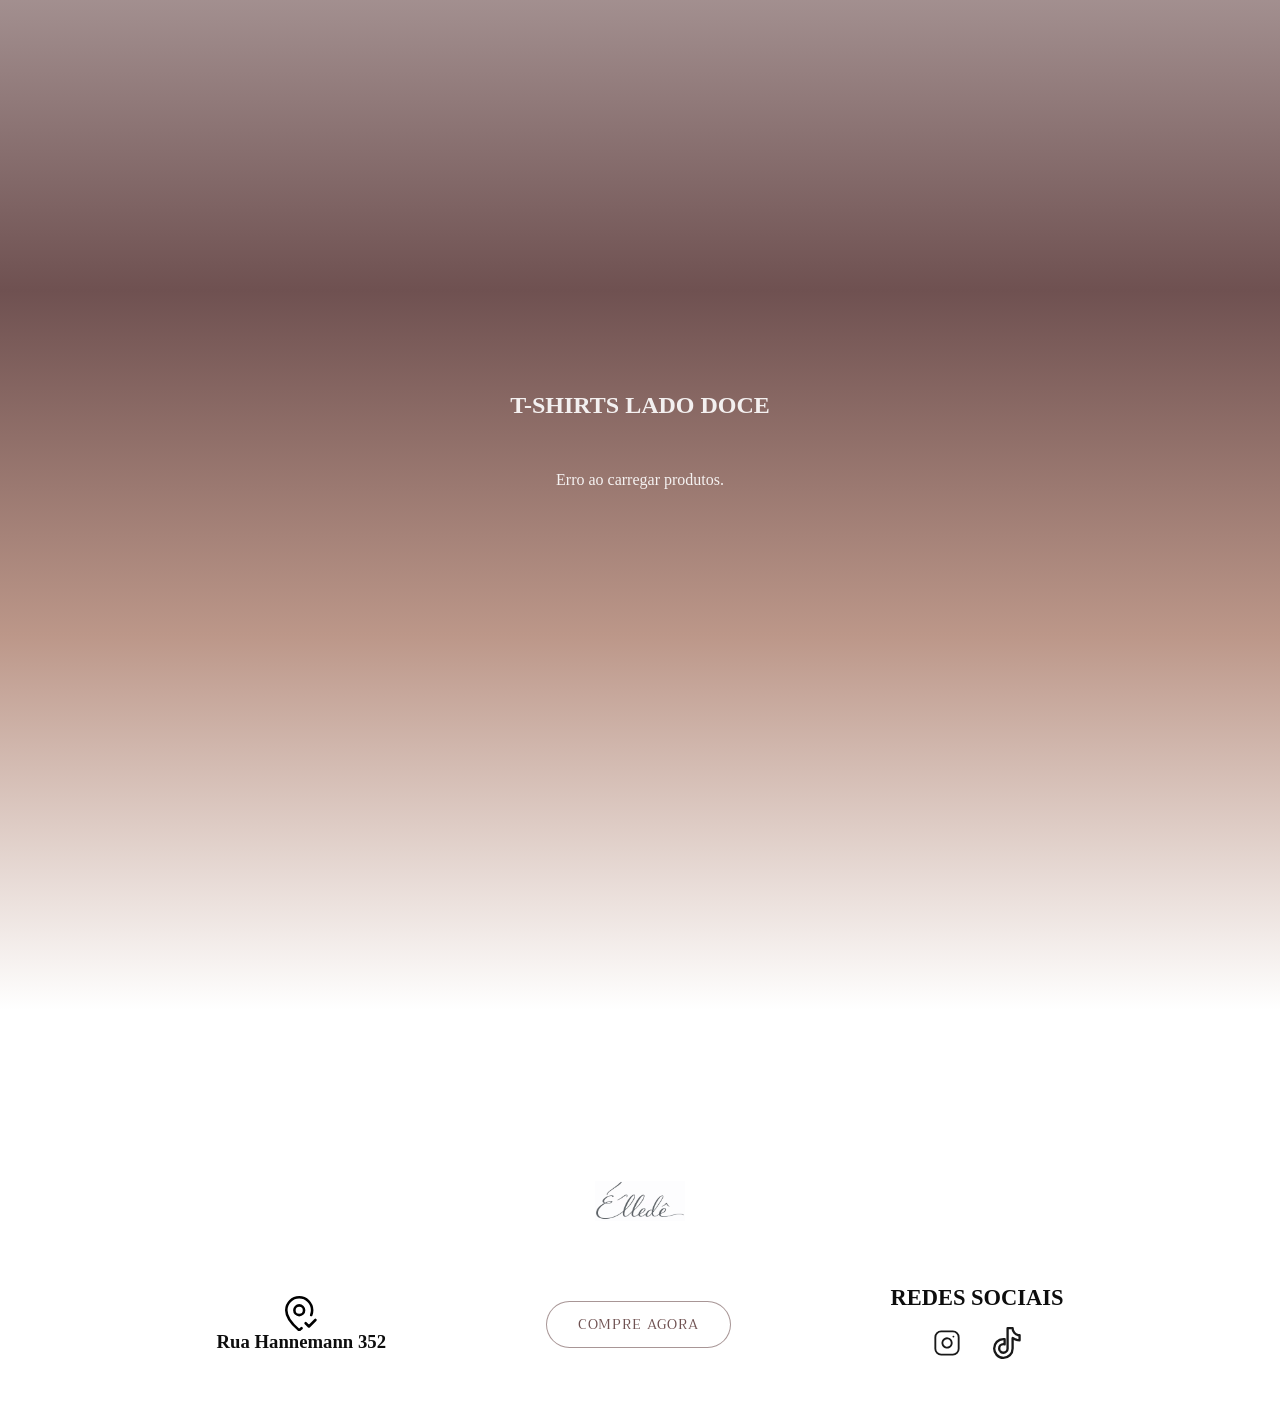
<file: static/conta.html>
<!DOCTYPE html>
<html lang="pt-BR">
<head>
    <meta charset="UTF-8">
    <meta name="viewport" content="width=device-width, initial-scale=1.0">
    <title>Minha Conta | Lado Doce</title>
    <link rel="stylesheet" href="style.css">
</head>
<body class="checkout-page">

    <header class="cabecalio checkoutHeader">
        <div class="btnsCabecalio">
            <div class="logoCheckout">
                <h1 class="logoCheckoutTitulo">LADO DOCE</h1>
            </div>
            <a href="index.html" class="botaoHover">
                <span>VOLTAR PARA A LOJA</span>
            </a>
        </div>
    </header>

    <main class="checkout-wrapper">
        <section class="checkout-coluna">
            <div class="checkout-bloco">
                <h2>Minha conta</h2>

                <div class="checkout-grid">
                    <label class="full">
                        Nome
                        <input type="text" id="contaNome" placeholder="Seu nome completo">
                    </label>

                    <label class="full">
                        E-mail
                        <input type="email" id="contaEmail" placeholder="Seu e-mail" disabled>
                    </label>

                    <label>
                        Telefone
                        <input type="text" id="contaTelefone" placeholder="Seu telefone">
                    </label>

                    <label>
                        CEP
                        <input type="text" id="contaCep" placeholder="00000-000">
                    </label>

                    <label class="full">
                        Rua
                        <input type="text" id="contaRua" placeholder="Nome da rua">
                    </label>

                    <label>
                        Número
                        <input type="text" id="contaNumero" placeholder="Número">
                    </label>

                    <label>
                        Complemento
                        <input type="text" id="contaComplemento" placeholder="Apto, bloco...">
                    </label>

                    <label>
                        UF
                        <input type="text" id="contaUf" placeholder="SP" maxlength="2">
                    </label>
                </div>

                <button class="btnPrincipal btnPagar" id="btnSalvarConta" type="button">
                    Salvar dados
                </button>

                <button class="btnPrincipal btnPagar" id="btnLogoutConta" type="button" style="margin-top: 12px; background: #333;">
                    Sair da conta
                </button>

                <div class="mensagemCheckout" id="mensagemConta"></div>
            </div>
        </section>

        <aside class="checkout-resumo">
            <h2>Resumo</h2>
            <p>Mantenha seus dados atualizados para agilizar suas próximas compras.</p>
            <br>
            <p>O e-mail não pode ser alterado pois é usado para login.</p>
        </aside>
    </main>

    <script>
        const API_URL = "https://lado-doce.onrender.com";
        const CHAVE_USUARIO = "ladoDoceUser";
        const usuario = JSON.parse(localStorage.getItem(CHAVE_USUARIO) || "null");

        if (!usuario) {
            alert("Você precisa estar logado(a) para acessar sua conta.");
            window.location.href = "index.html";
        }

        // Preenche os campos com os dados já salvos
        document.getElementById("contaNome").value      = usuario?.nome || "";
        document.getElementById("contaEmail").value     = usuario?.email || "";
        document.getElementById("contaTelefone").value  = usuario?.telefone || "";
        document.getElementById("contaCep").value       = (usuario?.cep === "00000000" ? "" : usuario?.cep) || "";
        document.getElementById("contaRua").value       = (usuario?.rua === "A preencher" ? "" : usuario?.rua) || "";
        document.getElementById("contaNumero").value    = (usuario?.numero === "S/N" ? "" : usuario?.numero) || "";
        document.getElementById("contaComplemento").value = usuario?.complemento || "";
        document.getElementById("contaUf").value        = usuario?.uf || "";

        // Auto-preenche endereço ao digitar CEP
        document.getElementById("contaCep").addEventListener("blur", async () => {
            const cep = document.getElementById("contaCep").value.replace(/\D/g, "");
            if (cep.length < 8) return;

            try {
                const res = await fetch(`${API_URL}/calcular-frete`, {
                    method: "POST",
                    headers: { "Content-Type": "application/json" },
                    body: JSON.stringify({ cep })
                });
                const data = await res.json();
                if (data.endereco) {
                    document.getElementById("contaRua").value = data.endereco.logradouro || "";
                    document.getElementById("contaUf").value  = data.endereco.uf || "";
                }
            } catch (e) {
                console.error("Erro ao buscar CEP:", e);
            }
        });

        // Salvar dados
        document.getElementById("btnSalvarConta").addEventListener("click", async () => {
            const btn = document.getElementById("btnSalvarConta");
            const mensagem = document.getElementById("mensagemConta");

            const nome      = document.getElementById("contaNome").value.trim();
            const telefone  = document.getElementById("contaTelefone").value.trim();
            const cep       = document.getElementById("contaCep").value.replace(/\D/g, "") || "00000000";
            const rua       = document.getElementById("contaRua").value.trim() || "A preencher";
            const numero    = document.getElementById("contaNumero").value.trim() || "S/N";
            const complemento = document.getElementById("contaComplemento").value.trim();
            const uf        = document.getElementById("contaUf").value.trim() || "SP";

            btn.disabled = true;
            btn.textContent = "Salvando...";

            try {
                const res = await fetch(`${API_URL}/usuario/${usuario.id}`, {
                    method: "PATCH",
                    headers: { "Content-Type": "application/json" },
                    body: JSON.stringify({ nome, telefone, cep, rua, numero, complemento, uf })
                });

                const data = await res.json();

                if (data.erro) {
                    mensagem.classList.add("active");
                    mensagem.style.color = "red";
                    mensagem.textContent = data.erro;
                    return;
                }

                // Atualiza o localStorage com os novos dados
                const usuarioAtualizado = { ...usuario, nome, telefone, cep, rua, numero, complemento, uf };
                localStorage.setItem(CHAVE_USUARIO, JSON.stringify(usuarioAtualizado));

                mensagem.classList.add("active");
                mensagem.style.color = "green";
                mensagem.textContent = "Dados salvos com sucesso!";

            } catch (e) {
                console.error("Erro ao salvar:", e);
                mensagem.classList.add("active");
                mensagem.style.color = "red";
                mensagem.textContent = "Erro de conexão com o servidor.";
            } finally {
                btn.disabled = false;
                btn.textContent = "Salvar dados";
            }
        });

        // Logout
        document.getElementById("btnLogoutConta").addEventListener("click", () => {
            localStorage.removeItem(CHAVE_USUARIO);
            window.location.href = "index.html";
        });
    </script>

</body>
</html>
</file>
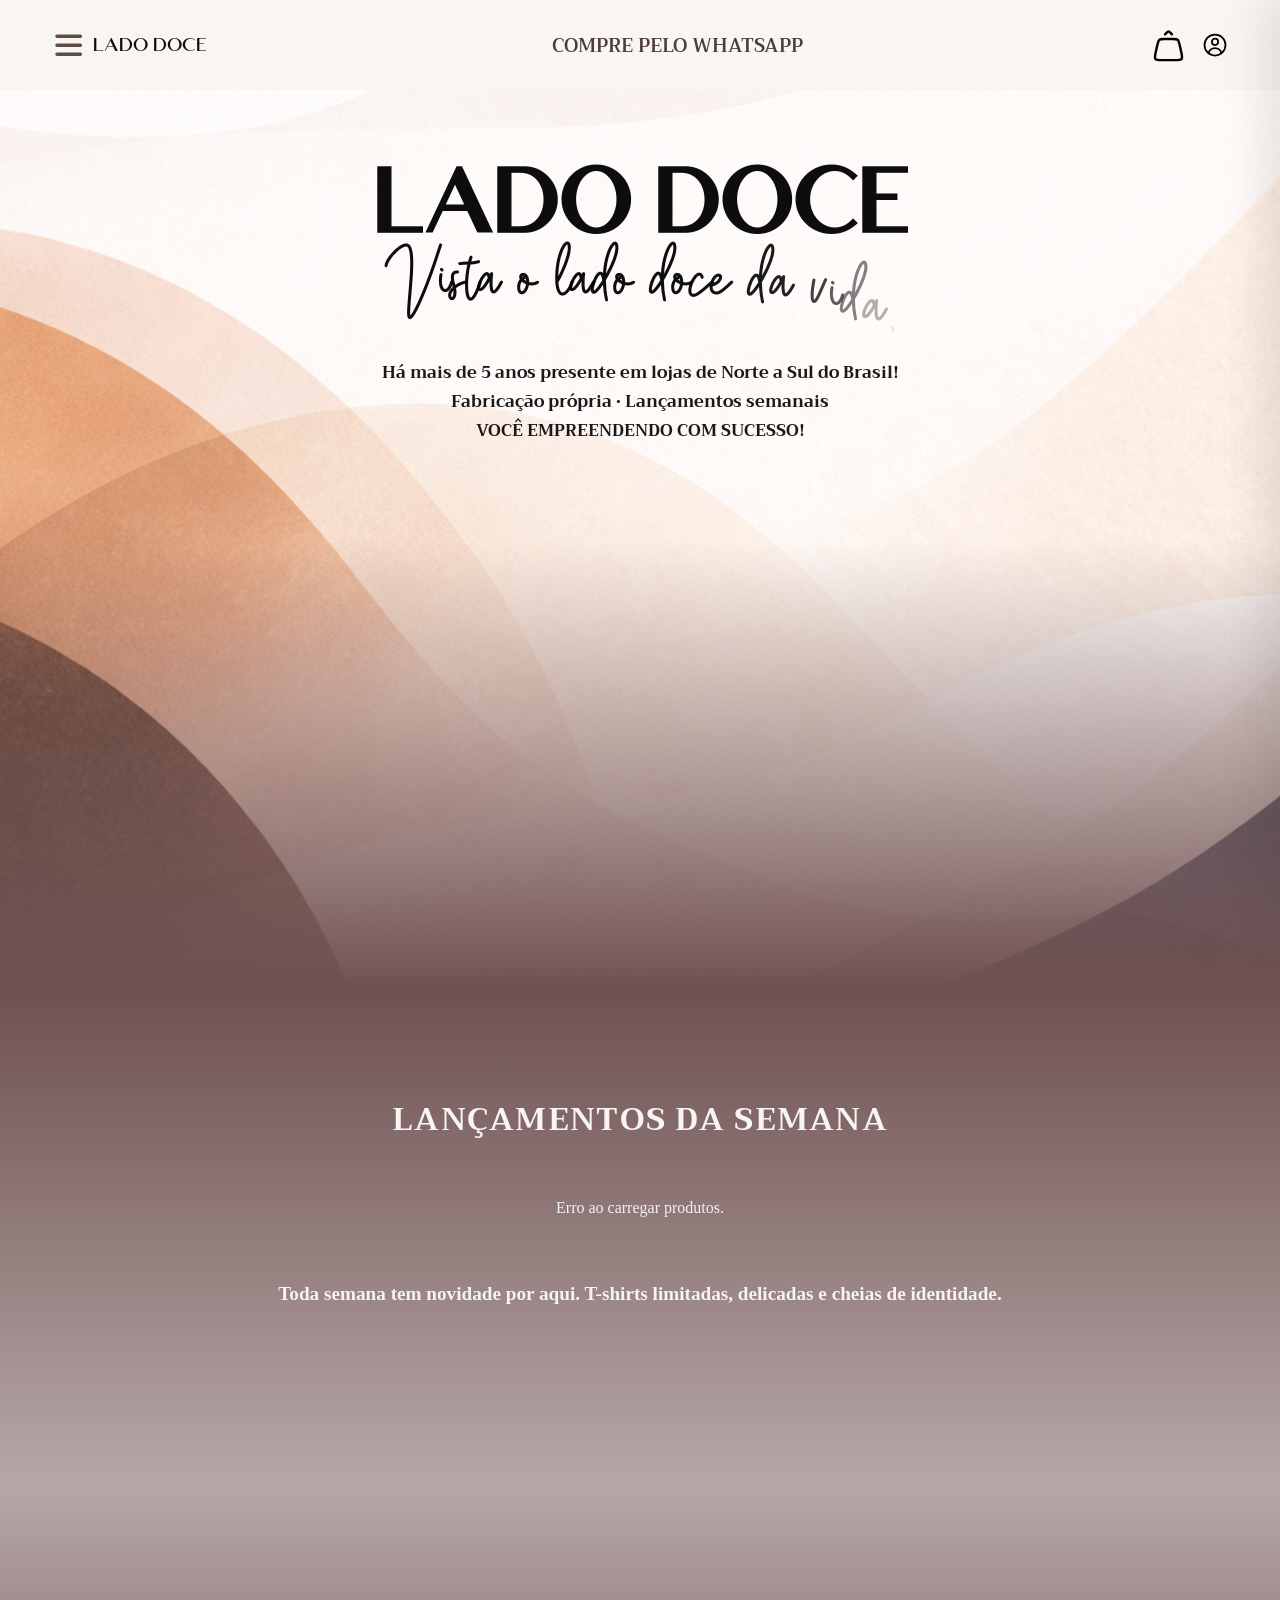
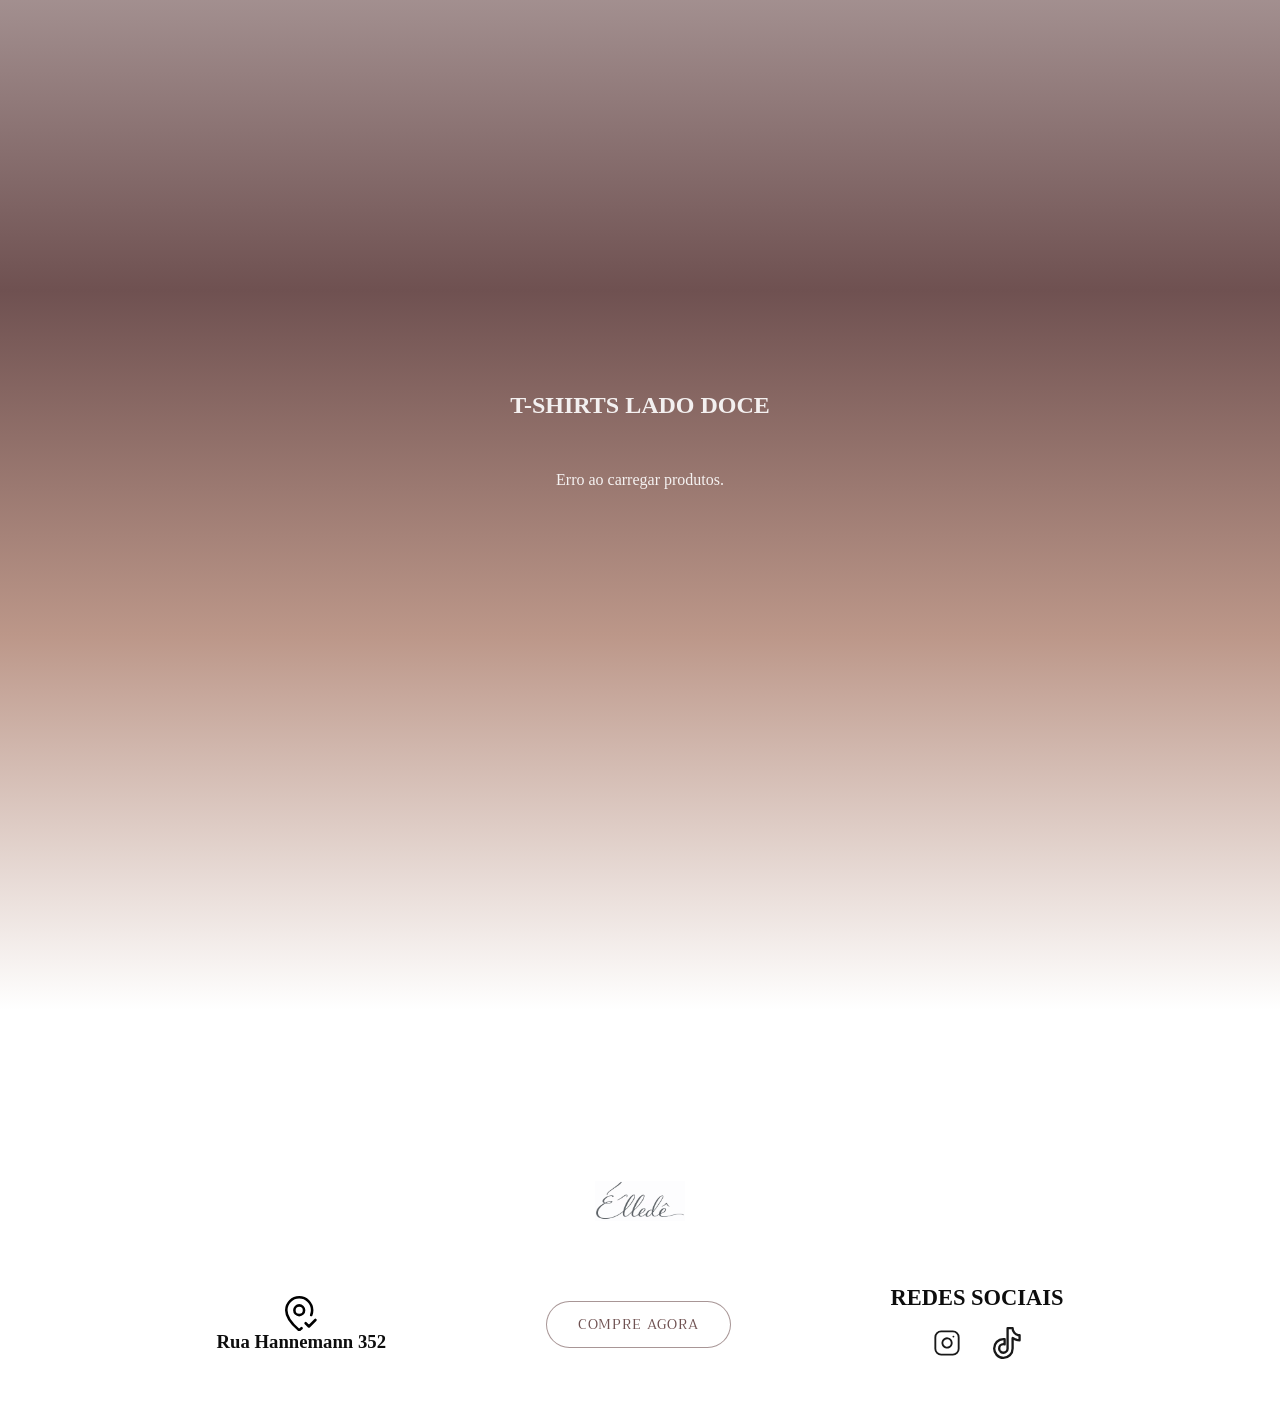
<file: static/pedidos.html>
<!DOCTYPE html>
<html lang="pt-BR">
<head>
    <meta charset="UTF-8">
    <meta name="viewport" content="width=device-width, initial-scale=1.0">
    <title>Meus Pedidos | Lado Doce</title>
    <link rel="stylesheet" href="style.css">
    <style>
        .listaPedidos { display: flex; flex-direction: column; gap: 16px; margin-top: 16px; }

        .cardPedido {
            border: 1px solid #e0e0e0;
            border-radius: 8px;
            padding: 16px 20px;
            cursor: pointer;
            transition: box-shadow 0.2s;
        }
        .cardPedido:hover { box-shadow: 0 2px 12px rgba(0,0,0,0.1); }

        .cardPedidoTopo {
            display: flex;
            justify-content: space-between;
            align-items: center;
            flex-wrap: wrap;
            gap: 8px;
        }
        .cardPedidoTopo h3 { margin: 0; font-size: 16px; }
        .cardPedidoTopo p { margin: 0; font-size: 14px; color: #666; }

        .statusPedido {
            padding: 4px 10px;
            border-radius: 20px;
            font-size: 12px;
            font-weight: 600;
            text-transform: uppercase;
        }
        .statusPedido.pendente  { background: #fff3cd; color: #856404; }
        .statusPedido.pago      { background: #d1e7dd; color: #0f5132; }
        .statusPedido.enviado   { background: #cfe2ff; color: #084298; }
        .statusPedido.entregue  { background: #d1e7dd; color: #0f5132; }
        .statusPedido.cancelado { background: #f8d7da; color: #842029; }
        .statusPedido.aguardando_pagamento { background: #fff3cd; color: #856404; }
        .statusPedido.aguardando_boleto    { background: #fef3c7; color: #92400e; }

        .avisoBoleto {
            margin-top: 10px;
            padding: 10px 14px;
            background: #fff8e1;
            border-left: 3px solid #f59e0b;
            border-radius: 6px;
            font-size: 13px;
            color: #555;
        }

        .detalhesPedido {
            display: none;
            margin-top: 16px;
            border-top: 1px solid #eee;
            padding-top: 16px;
        }
        .detalhesPedido.aberto { display: block; }

        .itemPedidoDetalhe {
            display: flex;
            gap: 12px;
            align-items: center;
            padding: 8px 0;
            border-bottom: 1px solid #f0f0f0;
        }
        .itemPedidoDetalhe img {
            width: 50px;
            height: 60px;
            object-fit: cover;
            border-radius: 4px;
        }
        .itemPedidoDetalhe div { flex: 1; }
        .itemPedidoDetalhe strong { display: block; font-size: 14px; }
        .itemPedidoDetalhe span { font-size: 12px; color: #666; }

        .resumoPedido {
            margin-top: 12px;
            font-size: 14px;
            display: flex;
            flex-direction: column;
            gap: 4px;
        }
        .resumoPedido .totalPedido {
            font-weight: 700;
            font-size: 16px;
            margin-top: 8px;
        }

        .carregandoPedidos { text-align: center; padding: 40px; color: #999; }
        .semPedidos { text-align: center; padding: 40px; color: #999; }
    </style>
</head>
<body class="checkout-page">

<header class="cabecalio checkoutHeader">
    <div class="btnsCabecalio">
        <div class="logoCheckout">
            <h1 class="logoCheckoutTitulo">LADO DOCE</h1>
        </div>
        <a href="index.html" class="botaoHover">
            <span>VOLTAR PARA A LOJA</span>
        </a>
    </div>
</header>

<main class="checkout-wrapper">
    <section class="checkout-coluna">
        <div class="checkout-bloco">
            <h2>Meus pedidos</h2>
            <div id="containerPedidos" class="listaPedidos">
                <div class="carregandoPedidos">Carregando seus pedidos...</div>
            </div>
        </div>
    </section>

    <aside class="checkout-resumo">
        <h2>Status</h2>
        <p>Acompanhe aqui todos os seus pedidos e o status de entrega.</p>
        <br>
        <p><strong>Pendente</strong> — aguardando pagamento</p>
        <p><strong>Pago</strong> — pagamento confirmado</p>
        <p><strong>Enviado</strong> — a caminho</p>
        <p><strong>Entregue</strong> — recebido com sucesso</p>
    </aside>
</main>

<script>
    // API_URL dinâmico: usa a mesma origem se servido pelo FastAPI (ngrok/produção),
    // ou cai para localhost:8000 em desenvolvimento local direto.
    const API_URL = (window.location.hostname === "localhost" || window.location.hostname === "127.0.0.1")
        ? "http://localhost:8000"
        : window.location.origin;

    // Wrapper que injeta o header do ngrok (evita página de aviso no lugar do JSON)
    function apiFetch(url, options = {}) {
        const headers = { "ngrok-skip-browser-warning": "true", ...(options.headers || {}) };
        return fetch(url, { ...options, headers });
    }
    const usuario = JSON.parse(localStorage.getItem("ladoDoceUser") || "null");

    if (!usuario) {
        alert("Você precisa estar logado(a) para acessar seus pedidos.");
        window.location.href = "index.html";
    }

    function formatarMoeda(valor) {
        return Number(valor).toLocaleString("pt-BR", { style: "currency", currency: "BRL" });
    }

    function classeStatus(status) {
        return status?.toLowerCase().replace(" ", "-") || "pendente";
    }

    async function carregarPedidos() {
        const container = document.getElementById("containerPedidos");

        try {
            const res = await apiFetch(`${API_URL}/pedido/${usuario.id}`);
            if (!res.ok) throw new Error();

            const pedidos = await res.json();

            if (pedidos.length === 0) {
                container.innerHTML = `<div class="semPedidos">Você ainda não fez nenhum pedido. <a href="index.html">Ir às compras!</a></div>`;
                return;
            }

            container.innerHTML = "";

            for (const pedido of pedidos) {
                // Busca detalhes de cada pedido
                const resDetalhe = await apiFetch(`${API_URL}/pedido/detalhe/${pedido.pedido_id}`);
                const detalhe = resDetalhe.ok ? await resDetalhe.json() : null;

                const card = document.createElement("div");
                card.className = "cardPedido";

                const itensHTML = detalhe?.itens?.map(item => `
                    <div class="itemPedidoDetalhe">
                        <img src="${item.imagem_url || 'imagens/Monograma.png'}" alt="${item.produto}">
                        <div>
                            <strong>${item.produto}</strong>
                            <span>${item.tamanho} · ${item.cor} · Qtd ${item.quantidade}</span>
                            <span>${formatarMoeda(item.subtotal)}</span>
                        </div>
                    </div>
                `).join("") || "";

                const freteHTML = detalhe?.frete ? `
                    <p>Frete: ${detalhe.frete.tipo} · ${detalhe.frete.valor === 0 ? "Grátis" : formatarMoeda(detalhe.frete.valor)} · ${detalhe.frete.prazo}</p>
                ` : "";

                const usuario = JSON.parse(localStorage.getItem("ladoDoceUser") || "null");
                const enderecoHTML = usuario ? `
                    <div style="margin-top:12px; padding:10px; background:#f8f8f8; border-radius:6px; font-size:13px;">
                        <strong>Endereço de entrega:</strong><br>
                        ${usuario.rua || "-"}, ${usuario.numero || "-"}${usuario.complemento ? " — " + usuario.complemento : ""}<br>
                        CEP: ${usuario.cep || "-"} · ${usuario.uf || "-"}
                    </div>
                ` : "";

                const statusLabel = {
                    aguardando_pagamento: "⏳ Aguardando pagamento",
                    aguardando_boleto:    "📄 Boleto aguardando compensação",
                    pendente:  "🕐 Pendente",
                    pago:      "✅ Pago",
                    enviado:   "🚚 Enviado",
                    entregue:  "📦 Entregue",
                    cancelado: "❌ Cancelado"
                };

                // Aviso só aparece se o boleto foi realmente emitido pelo MP
                const avisoBoletoHTML = pedido.status === "aguardando_boleto" ? `
                    <div class="avisoBoleto">
                        📄 Boleto emitido! Após o pagamento, pode levar até 3 dias úteis para confirmar.
                        O pedido será preparado assim que o pagamento for reconhecido.
                    </div>
                ` : "";

                card.innerHTML = `
                    <div class="cardPedidoTopo">
                        <div>
                            <h3>Pedido #${pedido.pedido_id}</h3>
                            <p>${pedido.data}</p>
                        </div>
                        <span class="statusPedido ${classeStatus(pedido.status)}">${statusLabel[pedido.status] || pedido.status}</span>
                    </div>
                    ${avisoBoletoHTML}
                    <div class="detalhesPedido" id="detalhe-${pedido.pedido_id}">
                        ${itensHTML}
                        <div class="resumoPedido">
                            ${freteHTML}
                            <p class="totalPedido">Total: ${formatarMoeda(pedido.total)}</p>
                        </div>
                        ${enderecoHTML}
                    </div>
                `;

                // Clique para abrir/fechar detalhes
                card.addEventListener("click", () => {
                    const detalheDiv = document.getElementById(`detalhe-${pedido.pedido_id}`);
                    detalheDiv.classList.toggle("aberto");
                });

                container.appendChild(card);
            }

        } catch (e) {
            console.error("Erro ao carregar pedidos:", e);
            container.innerHTML = `<div class="semPedidos" style="color:red">Erro ao carregar pedidos. Verifique se o servidor está rodando.</div>`;
        }
    }

    carregarPedidos();
</script>

</body>
</html>
</file>
<file: static/style.css>
* {
    margin: 0;
    padding: 0;
    box-sizing: border-box;
}


@font-face {
    font-family: logoPrincipal;
    src: url(fontes/Delmon\ Delicate.otf) format('truetype');
    font-weight: normal;
    font-style: normal;  
}


@font-face {
    font-family: logoSeundario;
    src: url(fontes/Balistany.otf) format('truetype');
    font-weight: normal;
    font-style: normal;  
}


body {
    background-color: #fff;
    color: rgba(255, 255, 255, 0.9); 
    font-family: 'PT Serif', serif;
}

button {
    font-family: Trirong;
    cursor: pointer;
}

/* ================= CABEÇALIO ================= */

.cabecalio {
    background-color: #f8f5f3;
    width: 100%;
    height: 10vh;

    display: flex;
    justify-content: space-between;
    align-items: center;

    padding: 2.5vw 4vw;

    position: relative;
    z-index: 10;
}

.btnsCabecalio{
    display: flex;
    align-items: center;
    gap: 2vw;
    justify-content: space-between;

    width: 100%;
    height: 10vw
}

.menuBtn {  
    display: flex;
    align-items: center;
    gap: 0.5vw;

    background-color: transparent;
    border: none;
    cursor: pointer;

    z-index: 100;
}

.menuBtn img {
    width: 2.75vw;
    height: auto;
}


.menu {

    opacity: 0;

    background: #f8f5f3;

    position: absolute; /* NÃO fixed */
    top: 6vw;
    left: 4vw;

    width: 16vw;
    height: 12vw;

    border-radius: 25px;
    overflow: hidden;

    pointer-events: none;

    box-shadow: 0 15px 40px rgba(0,0,0,0.15);
}


.menuLayer {

    position: absolute;

    top: 0;
    left: 0;

    width: 100%;
    height: 100%;

    background: #f8f5f3;

    transform: translateY(-100%);
}


.menuContent {
    position: absolute;

    top: 0;
    left: 0;

    width: 100%;
    height: 100%;

    padding: 2vw;

    display: flex;
    flex-direction: column;
    gap: 1vw;
}


.menuContent a {
    font-family: Trirong;
    font-size: 1vw;
    text-decoration: none;
    color: rgba(0, 0, 0, 0.95);

    opacity: 0;
    transform: translateY(20px);

    border-bottom: 1px solid #eee;
    padding-bottom: 0.5vw;

    transition: color 0.2s ease;
}

.menuContent a:hover{
    color:#000;
}


.botaoHover{
position:relative;
display:inline-flex;

font-family: Trirong;
font-size:1.5vw;
font-weight:600;

text-decoration:none;
color:#4B3C37;

padding:0.4vw 1.2vw;

overflow:hidden;

border-radius:10vw;

border:none;

transition:all 0.35s ease;

}


.botaoHover span{
position:relative;
z-index:2;
transition:color 0.3s;
}


.botaoHover::before{

content:"";

position:absolute;

inset:0;

border-radius:10vw;

background:linear-gradient(
180deg,
rgba(111,81,81,0.9) 0%,
rgba(167,69,69,0.35) 100%
);

box-shadow:
0 8px 20px rgba(0,0,0,0.35),
inset 0 1px 0 rgba(255,255,255,0.35);

opacity:0;

transition:0.35s;

z-index:1;

}


.botaoHover:hover::before{
opacity:1;
}

.botaoHover:hover span{
color:white;
}

.botaoHover:hover{
transform:translateY(-2px);
}


.iconesCab {
    display: flex;
    gap: 1vw;
}

.logoTexto {
    font-family: logoPrincipal;
    color: rgba(0, 0, 0, 0.95);
    font-size: 1.5vw;
    text-decoration:none;
}







/* ================= PAGINA INICIAL ================= */

.pagInicial {
    background-image: linear-gradient(
    rgba(255, 255, 255, 0.1) 50%,
    rgba(111, 81, 81, 1) 100%), url("imagens/backgrundLD.svg");
    background-position: center;
    background-size: cover;

    height: 100vh;
    width: 100%;

    display: flex;
    justify-content: center;
    align-items: flex-start;
}


.conteudoPI {
    display: flex;
    flex-direction: column;
    align-items: center;
    text-align: center; 
    gap: 2rem;
    max-width: 900px;
    padding: 2rem;
}

.logoLD {
    font-family: logoPrincipal;
    color: rgba(0, 0, 0, 0.95);
    font-size: 7vw;
    margin-top: 2vw;
}

.subLogoLD {
    font-family: logoSeundario;
    color: rgba(0, 0, 0, 0.95);
     font-size: 5vw;
     font-weight: 10;
     margin-top: -3.5vw;
}

.sloganLD {
    font-family: Trirong;
    color: rgba(0, 0, 0, 0.9);
    font-size: 1.3vw;
    margin-top: 2vw;
}

.split-text{
display:inline-block;
}

.split-text span{
display:inline-block;
opacity:0;
transform:translateY(40px);
}


.botoesPI-wrapper{
display:flex;
justify-content:center;
align-items:center;
margin-top:5vw;
}



.tabsPI{
position:relative;

display:flex;
align-items:center;

border:1px solid rgba(255,255,255,0.7);
border-radius:10vw;

padding:6px;

width:fit-content;

background:rgba(255,255,255,0.05);
backdrop-filter: blur(8px);

box-shadow:
0 8px 30px rgba(0,0,0,0.25);

}



.tabItem{

background:transparent;
border:none;

color:#fff;

font-size:1.5vw;

padding:0.6vw 2vw;

cursor:pointer;

position:relative;
z-index:2;

white-space:nowrap;

letter-spacing:0.05em;

transition:0.25s;

font-family:Trirong;
}



.tabItem:hover{
color:#fff;
transform:translateY(-1px);
}



.tabCursor{

position:absolute;

height:100%;

top:0;

left:0;

border-radius:10vw;

background:linear-gradient(
180deg,
rgba(111,81,81,0.9) 0%,
rgba(167,69,69,0.35) 100%
);

box-shadow:
0 8px 20px rgba(0,0,0,0.35),
inset 0 1px 0 rgba(255,255,255,0.35);

transition:
left 0.45s cubic-bezier(.22,.61,.36,1),
width 0.45s cubic-bezier(.22,.61,.36,1),
opacity 0.25s;

opacity:0;

pointer-events:none;

}   

.botaoLogin {
    border: none;
    background: none;
}

/* ================= AREA DE LOGIN ================= */
#overlay {
    position: fixed;
    inset: 0;
    background: rgba(0, 0, 0, 0.09);
    backdrop-filter: blur(6px);
    opacity: 0;
    visibility: hidden;
    transition: 0.3s;
    z-index: 10;
}

#overlay.active {
    opacity: 1;
    visibility: visible;
}


#modal {
    position: fixed;
    top: 50%;
    left: 50%;
    transform: translate(-50%, -60%) scale(1.95);
    opacity: 0;
    visibility: hidden;
    transition: 0.5s ease;
    z-index: 20;
}

#modal.active {
    transform: translate(-50%, -50%) scale(1);
    opacity: 1;
    visibility: visible;
}

/* caixa */
.modal-box {
    background: #fff;
    width: 500px; 
    height: auto;
    padding: 30px;
    border-radius: 12px;

    font-family: Trirong;

    display: flex;
    flex-direction: column;
    gap: 15px;
}

/* fechar */
.fecharModal {
    position: absolute;
    top: 15px;
    right: 20px;
    background: none;
    border: none;
    font-size: 18px;
    cursor: pointer;
}

/* telas */
.tela {
    position: relative;
    display: none;
}

.tela p {
    color: #000000ef;
    font-size: 16px;
}

.tela.active {
    display: flex;
    flex-direction: column;
    gap: 15px;
}

/* títulos */
.modal-box h2 {
    color: #000000ef;
    font-size: 40px;
}

.infoEmail {
    color: #000000ef;
    font-size: 16px;
}

.linkCriarConta {
    font-size: 0.9rem;
    color: #6f5151;
    text-decoration: underline;
    cursor: pointer;
}

.linkCriarConta:hover {
    opacity: 0.7;
}

/* inputs */
.modal-box input {
    font-size: 20px;
    padding: 16px;
    border-radius: 20px;
    border: 2px solid #6f5151;
}

/* botões */
.btnPrincipal {
    font-size: 20px;
    background: #6f5151;
    color: #fff;
    border: none;
    padding: 18px;
    border-radius: 25px;
    cursor: pointer;
}

.btnSecundario {
    font-size: 20px;
    background: transparent;
    border: 1px solid #6f5151;
    color: #6f5151;
    padding: 16px;
    border-radius: 25px;
}

/* linha */
.botoesLinha {
    display: flex;
    justify-content: space-between;
    align-items: center;
}

.btnVoltar {
    font-size: 20px;
    padding: 16px;
    border-radius: 25px;
    background: none;
    border: none;
    color: #6f5151;
    cursor: pointer;
}

/* link */
.linkSenha {
    font-size: 16px;
    color: #6f5151;
}   

.textoAux {
    font-size: 16px;
    color: #000;
}

.textoAux a {
    color: #6f5151;
    text-decoration: underline;
}




/*menu usuario */

.areaUsuario {
    position: relative;
    display: flex;
    align-items: center;
}

.botaoLogin {
    border: none;
    background: none;
    padding: 0;
    display: flex;
    align-items: center;
    justify-content: center;
    cursor: pointer;
}

.botaoLogin img {
    width: 2.2vw;
    min-width: 22px;
    height: auto;
    display: block;
}

.userMenu {
    position: absolute;
    top: calc(100% + 12px);
    right: 0;
    min-width: 190px;
    background: #fff;
    border-radius: 18px;
    box-shadow: 0 18px 35px rgba(75, 60, 55, 0.14);
    padding: 0.6rem;
    display: none;
    flex-direction: column;
    gap: 0.35rem;
    z-index: 200;
}

.userMenu.active {
    display: flex;
}

.userMenu button {
    width: 100%;
    background: transparent;
    border: none;
    border-radius: 12px;
    padding: 0.85rem 0.95rem;
    text-align: left;
    font-family: Trirong, serif;
    font-size: 0.95rem;
    color: #4B3C37;
    cursor: pointer;
    transition: background 0.25s ease, transform 0.2s ease;
}

.userMenu button:hover {
    background: #f8f1ee;
    transform: translateX(2px);
}

@media (max-width: 700px) {
    .botaoLogin img {
        width: 24px;
    }

    .userMenu {
        min-width: 170px;
        right: -8px;
    }
}




/* =========================================================
   PRODUTOS: LANÇAMENTOS + CATÁLOGO
========================================================= */

/* ================= FUNDO E ESTRUTURA DAS SEÇÕES ================= */

.lancamentosSemana {
    background: linear-gradient(
        rgba(111, 81, 81, 1) 0%,
        rgba(111, 81, 81, 0.5) 55%,
        rgba(111, 81, 81, 0.5) 55%,
        rgba(111, 81, 81, 1) 100%
    );
}

.catalogo {
    background: linear-gradient(
        180deg,
        rgba(111, 81, 81, 1) 0%,
        rgba(188, 151, 137, 1) 100%
    );
}

.catalogoMeio {
    background-color: #BC9789;
}

.catalogoFim {
    background: linear-gradient(
        180deg,
        rgba(188, 151, 137, 1) 0%,
        rgba(255, 255, 255, 1) 100%
    );
}

.lancamentosSemana,
.catalogo,
.catalogoMeio,
.catalogoFim {
    width: 100%;
    min-height: 100vh;
    display: flex;
    flex-direction: column;
    align-items: center;
    padding: 8vw 4vw;
    gap: 4vw;
}


/* ================= TÍTULOS DAS SEÇÕES ================= */

.lancamentosSemana h2 {
    color: #f8f5f3;
    font-size: clamp(1.8rem, 2.5vw, 2.7rem);
    font-family: Trirong;
    text-align: center;
    margin: 0;
    letter-spacing: 0.04em;
}

.titulo-secao {
    width: 100%;
    display: flex;
    justify-content: center;
    align-items: center;
}

.texto-rodape-secao h3 {
    font-size: 1.5vw;
    text-align: center;
    margin-top: 15px;
}


/* ================= GRID DOS PRODUTOS ================= */

.lancamentosSemana .imagemLancamentos,
.catalogo .imagemCatalogo,
.catalogoMeio .imagemCatalogo,
.catalogoFim .imagemCatalogo {
    width: 100%;
    max-width: 1400px;
    display: flex;
    flex-wrap: wrap;
    justify-content: center;
    gap: 60px 5%;
}


/* ================= CARD EXTERNO DO PRODUTO ================= */

.lancamentosSemana .produto,
.catalogo .produto,
.catalogoMeio .produto,
.catalogoFim .produto {
    width: 30%;
    min-width: 340px;
    position: relative;
    display: flex;
    flex-direction: column;
    transition: transform 0.3s ease;
}


/* ================= ÁREA DA IMAGEM ================= */

.lancamentosSemana .imagem-produto,
.catalogo .imagem-produto,
.catalogoMeio .imagem-produto,
.catalogoFim .imagem-produto {
    position: relative;
    width: 100%;
    aspect-ratio: 3 / 4.2;
    border-radius: 50px;
    overflow: hidden;
    z-index: 1;
}


/* ================= IMAGEM PRINCIPAL + HOVER ================= */

.lancamentosSemana .img-principal,
.lancamentosSemana .img-hover,
.catalogo .img-principal,
.catalogo .img-hover,
.catalogoMeio .img-principal,
.catalogoMeio .img-hover,
.catalogoFim .img-principal,
.catalogoFim .img-hover {
    width: 100%;
    height: 100%;
    object-fit: cover;
    position: absolute;
    top: 0;
    left: 0;
    transition: opacity 0.5s ease;
    border-radius: 50px;
}

.lancamentosSemana .img-hover,
.catalogo .img-hover,
.catalogoMeio .img-hover,
.catalogoFim .img-hover {
    opacity: 0;
    z-index: 2;
}

.lancamentosSemana .produto:hover .img-hover,
.catalogo .produto:hover .img-hover,
.catalogoMeio .produto:hover .img-hover,
.catalogoFim .produto:hover .img-hover {
    opacity: 1;
}


/* ================= CARD INTERNO QUE SOBE NO HOVER ================= */

.lancamentosSemana .card-produto,
.catalogo .card-produto,
.catalogoMeio .card-produto,
.catalogoFim .card-produto {
    position: absolute;
    left: 0;
    bottom: 0;
    width: 100%;
    background: rgba(255, 255, 255, 0.98);
    padding: 20px 10px;
    display: flex;
    flex-direction: column;
    align-items: center;
    gap: 12px;
    transform: translateY(100%);
    transition: transform 0.5s cubic-bezier(0.165, 0.84, 0.44, 1);
    z-index: 10;
}

.lancamentosSemana .produto:hover .card-produto,
.catalogo .produto:hover .card-produto,
.catalogoMeio .produto:hover .card-produto,
.catalogoFim .produto:hover .card-produto {
    transform: translateY(0);
}


/* ================= TEXTO DO CARD ================= */

.lancamentosSemana .card-produto h3,
.catalogo .card-produto h3,
.catalogoMeio .card-produto h3,
.catalogoFim .card-produto h3 {
    color: #4B3C37;
    font-size: 14px;
    text-transform: uppercase;
    font-family: 'Trirong';
    margin: 0;
}

.lancamentosSemana .preco-card,
.catalogo .preco-card,
.catalogoMeio .preco-card,
.catalogoFim .preco-card {
    color: #6f5151;
    font-weight: bold;
    font-size: 16px;
}

.lancamentosSemana .info-externa h3,
.catalogo .info-externa h3,
.catalogoMeio .info-externa h3,
.catalogoFim .info-externa h3 {
    font-size: 1.5vw;
    text-align: center;
    margin-top: 15px;
    font-family: 'Trirong';
}


/* ================= TAMANHOS ================= */

.lancamentosSemana .lista-tamanhos,
.catalogo .lista-tamanhos,
.catalogoMeio .lista-tamanhos,
.catalogoFim .lista-tamanhos {
    display: flex;
    gap: 6px;
    flex-wrap: wrap;
    justify-content: center;
}

.lancamentosSemana .btn-tamanho,
.catalogo .btn-tamanho,
.catalogoMeio .btn-tamanho,
.catalogoFim .btn-tamanho {
    width: 32px;
    height: 32px;
    border-radius: 50%;
    border: 1px solid #ddd;
    background: #fff;
    cursor: pointer;
    font-size: 10px;
    font-weight: bold;
    transition: 0.3s;
}

.lancamentosSemana .btn-tamanho:hover,
.lancamentosSemana .btn-tamanho.selecionado,
.catalogo .btn-tamanho:hover,
.catalogo .btn-tamanho.selecionado,
.catalogoMeio .btn-tamanho:hover,
.catalogoMeio .btn-tamanho.selecionado,
.catalogoFim .btn-tamanho:hover,
.catalogoFim .btn-tamanho.selecionado {
    background: #6f5151;
    color: white;
    border-color: #6f5151;
}


/* ================= BOTÃO ADICIONAR ================= */

.lancamentosSemana .adicionar-carrinho,
.catalogo .adicionar-carrinho,
.catalogoMeio .adicionar-carrinho,
.catalogoFim .adicionar-carrinho {
    background: #6f5151;
    color: white;
    border: none;
    padding: 10px 20px;
    border-radius: 25px;
    width: 90%;
    font-weight: bold;
    cursor: pointer;
    text-transform: uppercase;
    font-size: 11px;
}


/* =========================================================
   SACOLA LATERAL
========================================================= */

/* ================= BOTÃO E OVERLAY ================= */

.btnSacola {
    background: transparent;
    border: none;
    padding: 0;
    display: flex;
    align-items: center;
    cursor: pointer;
}

.overlaySacola {
    position: fixed;
    inset: 0;
    background: rgba(19, 15, 14, 0.22);
    backdrop-filter: blur(4px);
    opacity: 0;
    visibility: hidden;
    transition: 0.35s ease;
    z-index: 40;
}

.overlaySacola.active {
    opacity: 1;
    visibility: visible;
}


/* ================= PAINEL LATERAL ================= */

.sacolaLateral {
    position: fixed;
    top: 0;
    right: 0;
    width: 430px;
    max-width: 100%;
    height: 100vh;
    background: #f8f5f3;
    box-shadow: -18px 0 40px rgba(75, 60, 55, 0.12);
    transform: translateX(100%);
    transition: transform 0.35s ease;
    z-index: 50;

    display: flex;
    flex-direction: column;
    padding: 2rem 1.6rem;
    overflow: hidden;
}

.sacolaLateral.active {
    transform: translateX(0);
}


/* ================= TOPO DA SACOLA ================= */

.topoSacola {
    display: flex;
    justify-content: space-between;
    align-items: flex-start;
    margin-bottom: 2rem;
}

.topoSacola h2 {
    font-family: logoPrincipal, "Times New Roman", serif;
    color: #846a60;
    font-size: 2.2rem;
    font-weight: 400;
    margin: 0;
}

.topoSacolaDireita {
    display: flex;
    align-items: center;
    gap: 0.8rem;
    font-family: Trirong, serif;
    color: #846a60;
    font-size: 0.95rem;
}

.fecharSacola {
    background: transparent;
    border: none;
    font-size: 1.5rem;
    color: #846a60;
    cursor: pointer;
    line-height: 1;
}


/* ================= ESTADO VAZIO ================= */

.sacolaVazia {
    flex: 1;
    display: flex;
    flex-direction: column;
    justify-content: center;
    align-items: center;
    gap: 1.8rem;
    text-align: center;
}

.sacolaVazia img {
    width: 240px;
    max-width: 82%;
    height: auto;
    filter: drop-shadow(0 18px 18px rgba(75, 60, 55, 0.08));
}

.sacolaVazia p {
    font-family: Trirong, serif;
    color: #846a60;
    font-size: 1.1rem;
    margin: 0;
}


/* ================= BOTÕES DA SACOLA ================= */

.btnEscolherProdutos,
.btnFinalizar {
    background: #130f0e;
    color: #f8f5f3;
    border: none;
    border-radius: 999px;
    padding: 1rem 2.4rem;
    font-family: Trirong, serif;
    font-size: 1.05rem;
    font-weight: 600;
    cursor: pointer;
    transition: transform 0.2s ease, opacity 0.2s ease;
}

.btnEscolherProdutos {
    display: inline-flex;
    align-items: center;
    justify-content: center;
    text-decoration: none;
}

.btnEscolherProdutos:hover,
.btnFinalizar:hover {
    transform: translateY(-2px);
    opacity: 0.96;
}


/* ================= ESTADO COM ITENS ================= */

.sacolaComItens {
    display: none;
    flex: 1;
    min-height: 0;
    flex-direction: column;
    gap: 1rem;
}

.sacolaComItens.active {
    display: flex;
}

.listaItensSacola {
    flex: 1;
    min-height: 0;
    overflow-y: auto;
    padding-right: 0.4rem;

    display: flex;
    flex-direction: column;
    gap: 1rem;
}


/* ================= SCROLLBAR DA SACOLA ================= */

.listaItensSacola::-webkit-scrollbar {
    width: 8px;
}

.listaItensSacola::-webkit-scrollbar-thumb {
    background: #d0b6ac;
    border-radius: 20px;
}

.listaItensSacola::-webkit-scrollbar-track {
    background: transparent;
}


/* ================= ITEM DA SACOLA ================= */

.itemSacola {
    display: grid;
    grid-template-columns: 90px 1fr auto;
    gap: 0.9rem;
    align-items: start;
    padding-bottom: 1rem;
    border-bottom: 1px solid rgba(132, 106, 96, 0.18);
}

.itemSacola img {
    width: 90px;
    height: 118px;
    object-fit: cover;
    border-radius: 10px;
    background: #e4d5d0;
}

.infoItemSacola h3 {
    font-family: Trirong, serif;
    color: #4b3c37;
    font-size: 1.05rem;
    font-weight: 400;
    margin: 0 0 0.35rem 0;
    line-height: 1.3;
}

.infoItemSacola p {
    font-family: Trirong, serif;
    color: #bc9789;
    font-size: 0.95rem;
    margin: 0 0 0.35rem 0;
}

.infoItemSacola span {
    display: block;
    font-family: Trirong, serif;
    color: #846a60;
    font-size: 0.9rem;
}


/* ================= CONTROLE DE QUANTIDADE ================= */

.controleQuantidade {
    display: flex;
    align-items: center;
    gap: 0.6rem;
    margin-top: 0.6rem;
}

.controleQuantidade button {
    width: 30px;
    height: 30px;
    border-radius: 50%;
    border: 1px solid #bc9789;
    background: #fff;
    color: #4b3c37;
    font-size: 1rem;
    cursor: pointer;
}

.controleQuantidade span {
    min-width: 20px;
    text-align: center;
    font-family: Trirong, serif;
    color: #846a60;
}


/* ================= REMOVER ITEM ================= */

.removerItem {
    background: transparent;
    border: none;
    color: #846a60;
    cursor: pointer;
    font-size: 1.4rem;

    display: flex;
    align-items: center;
    justify-content: center;

    transition: transform 0.2s ease, opacity 0.2s ease;
}

.removerItem:hover {
    transform: scale(1.15);
    opacity: 0.8;
}


/* ================= RESUMO DA SACOLA ================= */

.resumoSacola {
    background: #e4d5d0;
    border-radius: 18px;
    padding: 1.25rem;
    display: flex;
    flex-direction: column;
    gap: 1rem;
    flex-shrink: 0;
}

.resumoSacola p {
    font-family: Trirong, serif;
    color: #846a60;
    font-size: 1.05rem;
    margin: 0;
}






/* ================= RESET LINKS ================= */

/* remove azul e sublinhado de TODOS os links do footer */
footer a{
    text-decoration: none;
    color: inherit;
}

/* evita aquele azul roxo depois de clicado */
footer a:visited{
    color: inherit;
}

/* ================= RODAPÉ ================= */

footer {
    margin-top: 120px;
    position: relative;
    z-index: 2;
    width: 100%;
    padding: 4vw 4vw;

    display: flex;
    flex-direction: column;
    align-items: center;
    gap: 4rem;

    color: rgba(0, 0, 0, 0.95);
}

/* LOGO */
.logoLd {
    width: 7vw;
    height: auto;
}

.logoFooter{
    display: flex;
    justify-content: flex-end;
}

/* ================= GRID FOOTER ================= */

.botoesFooter {
    display: flex;
    justify-content: center; /* centraliza melhor */
    align-items: center;
    gap: 10rem; /* menor que 16rem (tava exagerado) */
    flex-wrap: wrap; /* evita quebrar layout em telas menores */
}

/* ================= ENDEREÇO ================= */

.footerRedes {
    font-size: 1.2rem;
    gap: 1rem;

    display: flex;
    flex-direction: column;
    align-items: center;
    justify-content: center;

    transition: 0.3s;
}

/* HOVER suave no bloco inteiro */
.footerRedes:hover{
    transform: translateY(-4px);
    opacity: 0.85;
}

/* ÍCONE MAPA */
.imagemMapa {
    width: 2.5vw;
    min-width: 22px;
}

/* ================= REDES ================= */

.icones{
    width: auto;
    gap: 2rem;

    display: flex;
    align-items: center;
    justify-content: center;
}

.iconesRede {
    width: 2.2vw;
    min-width: 20px;

    transition: 0.3s;
}

.iconesRede:hover{
    transform: scale(1.2);
}

/* ================= BOTÃO ================= */

.botaoVendedorafooter{

    font-family: Trirong;
    font-size: 1.1vw;

    padding: 0.8vw 2.4vw;

    border-radius: 10vw;
    border: 1px solid rgba(111,81,81,0.6);

    background: #fff;
    color: #6f5151;

    cursor: pointer;

    position: relative;
    overflow: hidden;

    display: flex;
    align-items: center;
    justify-content: center;

    letter-spacing: 0.06em;

    transition: all 0.35s ease;
}

/* GRADIENTE */
.botaoVendedorafooter::before{
    content:"";
    position:absolute;
    inset:0;

    background: linear-gradient(
        135deg,
        rgba(111,81,81,1),
        rgba(167,69,69,0.7)
    );

    opacity:0;
    transition:0.35s;
    z-index:0;
}

/* TEXTO */
.botaoVendedorafooter span{
    position:relative;
    z-index:2;
}

/* HOVER PREMIUM */
.botaoVendedorafooter:hover{
    color:#fff;
    transform: translateY(-3px) scale(1.02);
    box-shadow: 0 12px 25px rgba(0,0,0,0.2);
}

.botaoVendedorafooter:hover::before{
    opacity:1;
}

/* ================= TITULO ================= */

footer h2 {
    width: 75%;
    text-align: left;
    font-family: logoPrincipal;
    font-size: 2vw;
    margin: 0;
}

/* ================= RESPONSIVO ================= */

@media (max-width: 768px){

    .botoesFooter{
        flex-direction: column;
        gap: 3rem;
    }

    .botaoVendedorafooter{
        font-size: 14px;
        padding: 10px 20px;
    }

    .imagemMapa{
        width: 28px;
    }

    .iconesRede{
        width: 24px;
    }
}



/* ================= ESTADO DE LOGIN ================= */
.botaoLogin {
    display: inline-flex;
    align-items: center;
    gap: 0.5rem;
}

.textoLoginEstado {
    color: #4B3C37;
    font-family: Trirong, serif;
    font-size: 0.95rem;
    font-weight: 600;
}

.botaoLogin.logado .textoLoginEstado {
    color: #6f5151;
}

/* ================= TELA DE SUCESSO ================= */
.tela-sucesso {
    align-items: center;
    text-align: center;
}

.iconeSucesso {
    width: 76px;
    height: 76px;
    border-radius: 50%;
    display: flex;
    align-items: center;
    justify-content: center;
    font-size: 2rem;
    color: #fff;
    background: linear-gradient(180deg, rgba(111,81,81,0.95) 0%, rgba(188,151,137,0.95) 100%);
    margin: 0 auto 0.8rem;
    box-shadow: 0 12px 24px rgba(111,81,81,0.18);
}

/* ================= CHECKOUT ================= */

.checkout-page {
    min-height: 100vh;
    background: linear-gradient(180deg, #f8f5f3 0%, #ffffff 100%);
    color: #4B3C37;
    font-family: Trirong, serif;
}

/* HEADER DO CHECKOUT */
.checkoutHeader {
    width: 100%;
    background-color: #f8f5f3;
    padding: 1.2rem 4vw;
    border-bottom: 1px solid rgba(111, 81, 81, 0.12);
}

.checkoutHeader .btnsCabecalio {
    display: flex;
    justify-content: space-between;
    align-items: center;
    gap: 2rem;
    width: 100%;
    height: auto;
}

.logoCheckout {
    display: flex;
    align-items: center;
}

.logoCheckoutTitulo {
    font-family: logoPrincipal;
    color: rgba(0, 0, 0, 0.95);
    font-size: clamp(2.4rem, 4vw, 4.2rem);
    line-height: 1;
    margin: 0;
}

.checkoutHeader .botaoHover {
    flex-shrink: 0;
    font-size: clamp(0.9rem, 1.2vw, 1.2rem);
    padding: 0.7rem 1.5rem;
}

/* WRAPPER GERAL */
.checkout-wrapper {
    width: min(1180px, 92vw);
    margin: 0 auto;
    padding: 2rem 0 4rem;
    display: grid;
    grid-template-columns: 1.2fr 0.8fr;
    gap: 2rem;
}

/* COLUNAS */
.checkout-coluna,
.checkout-resumo {
    background: #fff;
    border-radius: 28px;
    padding: 1.5rem;
    box-shadow: 0 20px 50px rgba(75, 60, 55, 0.08);
}

.checkout-bloco + .checkout-bloco {
    margin-top: 1rem;
}

.checkout-bloco h2,
.checkout-resumo h2 {
    margin-bottom: 1rem;
    color: #6f5151;
    font-size: 1.5rem;
    font-family: Trirong, serif;
}

/* GRID DOS CAMPOS */
.checkout-grid {
    display: grid;
    grid-template-columns: repeat(2, minmax(0, 1fr));
    gap: 0.9rem;
}

.checkout-grid .full {
    grid-column: 1 / -1;
}

.checkout-page label {
    display: flex;
    flex-direction: column;
    gap: 0.45rem;
    font-size: 0.96rem;
    color: #6f5151;
}

.checkout-page input,
.checkout-page select {
    border: 1px solid #d8c6c0;
    border-radius: 18px;
    padding: 0.95rem 1rem;
    font-size: 1rem;
    color: #4B3C37;
    font-family: Trirong, serif;
    background: #fff;
    outline: none;
    transition: border-color 0.25s ease, box-shadow 0.25s ease;
}

.checkout-page input:focus,
.checkout-page select:focus {
    border-color: #bc9789;
    box-shadow: 0 0 0 3px rgba(188, 151, 137, 0.16);
}

/* FRETE */
.opcoes-frete {
    display: grid;
    gap: 0.75rem;
}

.opcao-frete {
    border: 1px solid #e3d4cf;
    border-radius: 18px;
    padding: 1rem;
    display: flex;
    justify-content: space-between;
    align-items: center;
    gap: 1rem;
    cursor: pointer;
    transition: border-color 0.25s ease, transform 0.2s ease, box-shadow 0.25s ease;
}

.opcao-frete:hover {
    border-color: #bc9789;
    transform: translateY(-1px);
    box-shadow: 0 10px 20px rgba(75, 60, 55, 0.06);
}

.opcao-frete input {
    margin-right: 0.6rem;
}

/* RESUMO */
.listaResumoCheckout {
    display: flex;
    flex-direction: column;
    gap: 0.85rem;
    margin-bottom: 1rem;
}

.itemResumoCheckout {
    display: grid;
    grid-template-columns: 72px 1fr auto;
    gap: 0.8rem;
    align-items: center;
}

.itemResumoCheckout img {
    width: 72px;
    height: 88px;
    object-fit: cover;
    border-radius: 18px;
}

.linhaResumo {
    display: flex;
    justify-content: space-between;
    margin-bottom: 0.65rem;
    color: #6f5151;
}

.totalResumo {
    font-size: 1.2rem;
    font-weight: 700;
    color: #130f0e;
}

/* BOTÃO PAGAR */
.btnPagar {
    width: 100%;
    margin-top: 1rem;
}

/* MENSAGEM */
.mensagemCheckout {
    margin-top: 1rem;
    padding: 0.9rem 1rem;
    border-radius: 16px;
    background: #f8f1ee;
    color: #6f5151;
    display: none;
}

.mensagemCheckout.active {
    display: block;
}

/* RESPONSIVO */
@media (max-width: 900px) {
    .checkout-wrapper {
        grid-template-columns: 1fr;
    }

    .checkoutHeader .btnsCabecalio {
        flex-direction: column;
        align-items: flex-start;
    }

    .checkoutHeader .botaoHover {
        width: 100%;
        justify-content: center;
    }
}

@media (max-width: 700px) {
    .textoLoginEstado {
        display: none;
    }

    .checkout-grid {
        grid-template-columns: 1fr;
    }

    .logoCheckoutTitulo {
        font-size: 2.4rem;
    }
}
/* Produtos criados no admin usam o mesmo corte visual dos cards da loja */
.produto-admin .img-principal,
.produto-admin .img-hover {
    object-fit: cover;
    object-position: center;
}


/* ================= HOME MAIS LIMPA - FOCO EM T-SHIRTS ================= */
.heroChamada {
    margin-top: 4vw;
    display: flex;
    flex-direction: column;
    align-items: center;
    gap: 1.4rem;
}

.heroChamada p {
    max-width: 680px;
    color: rgba(0, 0, 0, 0.86);
    font-family: Trirong, serif;
    font-size: clamp(1rem, 1.5vw, 1.35rem);
    line-height: 1.7;
}

.btnVerTshirts {
    position: relative;
    display: inline-flex;
    align-items: center;
    justify-content: center;
    text-decoration: none;
    color: #fff;
    background: linear-gradient(180deg, rgba(111,81,81,0.95) 0%, rgba(167,69,69,0.55) 100%);
    border-radius: 999px;
    padding: 0.9rem 2.4rem;
    font-family: Trirong, serif;
    font-weight: 700;
    letter-spacing: 0.06em;
    box-shadow: 0 14px 28px rgba(75,60,55,0.22);
    transition: transform 0.25s ease, opacity 0.25s ease;
}

.btnVerTshirts:hover {
    transform: translateY(-2px);
    opacity: 0.96;
}

.catalogoUnico {
    background: linear-gradient(180deg, rgba(111,81,81,1) 0%, rgba(188,151,137,1) 48%, rgba(255,255,255,1) 100%);
    min-height: 80vh;
}

.mensagem-catalogo-vazio {
    display: none;
    width: min(720px, 92vw);
    text-align: center;
    color: #f8f5f3;
    border: 1px solid rgba(255,255,255,0.35);
    background: rgba(255,255,255,0.08);
    backdrop-filter: blur(8px);
    border-radius: 28px;
    padding: 2rem;
    font-family: Trirong, serif;
}

.catalogoUnico .mensagem-catalogo-vazio {
    color: #4B3C37;
    background: rgba(255,255,255,0.55);
    border-color: rgba(111,81,81,0.16);
}

.mensagem-catalogo-vazio.active {
    display: block;
}

.mensagem-catalogo-vazio h3 {
    font-size: clamp(1.3rem, 2vw, 2rem);
    margin-bottom: 0.5rem;
}

.mensagem-catalogo-vazio p {
    font-size: 1rem;
}

.seloProduto {
    position: absolute;
    top: 18px;
    left: 18px;
    z-index: 12;
    background: rgba(248,245,243,0.92);
    color: #6f5151;
    border-radius: 999px;
    padding: 0.45rem 0.9rem;
    font-family: Trirong, serif;
    font-size: 0.82rem;
    font-weight: 700;
    box-shadow: 0 10px 20px rgba(75,60,55,0.12);
}

@media (max-width: 700px) {
    .heroChamada {
        margin-top: 2rem;
    }

    .heroChamada p {
        font-size: 1rem;
    }
}


/* ================= AJUSTES FINAIS FRONT - HERO SEM BOTÃO ================= */

/* ================= AJUSTES FINAIS ADMIN ================= */
.dashboard-toolbar { background: #fff; border-radius: 16px; padding: 14px; margin-bottom: 16px; display: flex; gap: 12px; align-items: center; justify-content: space-between; box-shadow: 0 2px 8px rgba(0,0,0,0.04); }
.dashboard-toolbar label { display: flex; align-items: center; gap: 10px; font-size: 14px; color: #333; }
.dashboard-toolbar select { padding: 9px 12px; border: 1px solid #ddd; border-radius: 12px; background: #fafafa; }
.dashboard-historico { background: #fff; border-radius: 16px; padding: 18px; margin-top: 18px; box-shadow: 0 2px 8px rgba(0,0,0,0.04); }
.dashboard-historico h3 { margin-bottom: 12px; font-size: 18px; }
.config-grid-admin { display: grid; grid-template-columns: repeat(2, minmax(0, 1fr)); gap: 16px; }
.config-card-admin { background: #fff; border: 1px solid #eee; border-radius: 18px; padding: 18px; display: flex; flex-direction: column; gap: 10px; }
.config-card-admin.full { grid-column: 1 / -1; }
.config-card-admin h3 { margin: 0 0 6px; font-size: 16px; color: #4B3C37; }
.config-card-admin textarea { width: 100%; min-height: 88px; padding: 10px; border-radius: 10px; border: 1px solid #ddd; resize: vertical; font-family: 'Segoe UI', sans-serif; }
.config-card-admin small { color: #777; line-height: 1.5; }
@media (max-width: 900px) { .config-grid-admin, .dashboard-cards { grid-template-columns: 1fr; } .dashboard-toolbar { flex-direction: column; align-items: stretch; } }

.produto-esgotado {
    opacity: 0.6;
}

.badge-esgotado {
    position: absolute;
    top: 12px;
    left: 12px;
    background: #111;
    color: white;
    font-size: 11px;
    font-weight: 700;
    letter-spacing: 1px;
    padding: 4px 10px;
    border-radius: 4px;
}

.adicionar-carrinho:disabled {
    background: #ccc;
    cursor: not-allowed;
    color: #888;
}
</file>
<file: static/admin.css>
* {
  margin: 0;
  padding: 0;
  box-sizing: border-box;
  font-family: 'Segoe UI', sans-serif;
}

body {
  background: #f4f4f4;
}

.container {
  display: flex;
  height: 100vh;
}

.sidebar {
  width: 250px;
  background: #fff;
  padding: 25px;
  border-right: 1px solid #e0e0e0;
}

.sidebar h1 {
  font-size: 28px;
}

.sidebar p {
  font-size: 12px;
  color: #777;
  margin-bottom: 30px;
}

.sidebar nav button {
  width: 100%;
  padding: 12px;
  margin-bottom: 10px;
  border: none;
  background: transparent;
  text-align: left;
  border-radius: 10px;
  cursor: pointer;
  font-size: 18px;
}

.sidebar nav button:hover {
  background: #f0f0f0;
}

.main {
  flex: 1;
  padding: 25px;
}

.topo {
  display: flex;
  justify-content: flex-end;
  margin-bottom: 20px;
}

.user {
  background: #fff;
  padding: 10px 15px;
  border-radius: 20px;
}

.tela {
  display: none;
}

.tela.ativa {
  display: block;
}

.topo-tela {
  display: flex;
  justify-content: space-between;
  margin-bottom: 15px;
}

.btn-principal {
  background: #000;
  color: #fff;
  padding: 10px 15px;
  border-radius: 20px;
  border: none;
  cursor: pointer;
}

.btn-principal:hover {
  background: #222;
}

.filtros {
  display: flex;
  gap: 10px;
  margin-bottom: 15px;
  align-items: center; 
}

.filtros input,
.filtros select {
  padding: 8px;
  border-radius: 10px;
  border: 1px solid #ddd;
  height: 36px;
}


table {
  width: 100%;
  background: #fff;
  border-radius: 10px;
  border-collapse: collapse;
  overflow: hidden;
}

th, td {
  padding: 10px;
  border-bottom: 1px solid #eee;
  text-align: left; 
}

tbody tr:hover {
  background: #f6f6f6;
}

/* STATUS */
.status {
  padding: 5px 10px;
  border-radius: 20px;
  font-size: 12px;
  display: inline-block;
}

.Ativo {
  background: #d4edda;
  color: #2e7d32;
}

.Bloqueado {
  background: #f8d7da;
  color: #721c24;
}

.Processando {
  background: #fff3cd;
  color: #856404;
}

.Em-andamento {
  background: #e7d49a;
  color: #856404;
}

.Entregue {
  background: #d4edda;
  color: #2e7d32; 
}

.Inativo {
  background: #f8d7da;
  color: #721c24;
}

/* AÇÕES */
.acoes {
  display: flex;
  flex-direction: column;
  gap: 6px;
}

.btn-editar {
  background: #000;
  color: #fff;
  border: none;
  padding: 6px;
  border-radius: 8px;
  cursor: pointer;
}

.btn-remover {
  background: #eee;
  border: none;
  padding: 6px;
  border-radius: 8px;
  cursor: pointer;
}

.btn-bloquear {
  background: #f9e4e4;
  border: none;
  padding: 6px;
  border-radius: 8px;
  cursor: pointer;
}

.btn-historico {
  background: #eee;
  border: none;
  padding: 6px;
  border-radius: 8px;
  cursor: pointer;
}

.btn-etiquetas {
  background: #eee;
  border: none;
  padding: 6px;
  border-radius: 8px;
  cursor: pointer;
}

.btn-imprimir {
  background: #000;
  color: #fff;
  border: none;
  padding: 6px;
  border-radius: 8px;
  cursor: pointer;
}

.btn-bloquear:hover,
.btn-remover:hover,
.btn-historico:hover,
.btn-etiquetas:hover {
  background: #ddd;
}

td img {
  border-radius: 8px;
  object-fit: cover;
}

td {
  vertical-align: middle;
}

.acoes button {
  width: 100%;
}

/* MODAL */

.modal {
  display: none;
  position: fixed;
  inset: 0;
  background: rgba(0,0,0,0.5);
  justify-content: center;
  align-items: center;
  backdrop-filter: blur(3px);
}

.modal-content {
  background: #fff;
  padding: 25px;
  border-radius: 16px;
  width: 320px;
  display: flex;
  flex-direction: column;
  gap: 12px;
  box-shadow: 0 10px 30px rgba(0,0,0,0.2);
  animation: aparecer 0.2s ease;
}

#modalPedido .modal-content,
#modalCliente .modal-content {
  width: 400px;
}

.modal-content h2 {
  font-size: 18px;
  margin-bottom: 5px;
}

.modal-content p {
  font-size: 14px;
  color: #333;
}

.modal-content input {
  padding: 10px 12px;
  border: 1px solid #e0e0e0;
  border-radius: 12px;
  font-size: 13px;
  outline: none;
  transition: 0.2s;
  background: #fafafa;
}

.modal-content input:focus {
  border-color: #000;
  background: #fff;
}

.modal-content button {
  padding: 10px;
  border-radius: 12px;
  border: none;
  cursor: pointer;
  font-size: 13px;
  transition: 0.2s;
}

.modal-content button:first-of-type {
  background: #111;
  color: #fff;
}

.modal-content button:first-of-type:hover {
  background: #000;
}

.modal-content button:last-of-type {
  background: #f1f1f1;
}

.modal-content button:last-of-type:hover {
  background: #e0e0e0;
}

/* ANIMAÇÃO */
@keyframes aparecer {
  from {
    transform: scale(0.95);
    opacity: 0;
  }
  to {
    transform: scale(1);
    opacity: 1;
  }
}

/* CONFIGURAÇÕES */
.config-box {
  background: #fff;
  padding: 25px;
  border-radius: 12px;
  width: 100%;
  display: flex;
  flex-direction: column;
  gap: 12px;
}

.config-box h3 {
  margin-top: 10px;
  font-size: 14px;
  color: #333;
}

.config-box input,
.config-box select {
    width: 100%;
  padding: 10px;
  box-sizing: border-box;
  border-radius: 10px;
  border: 1px solid #ddd;
}

.config-botoes {
  display: flex;
  gap: 10px;
  margin-top: 10px;
}

.config-botoes button {
  flex: 1;
  padding: 10px;
  border: none;
  border-radius: 10px;
  cursor: pointer;
}

.config-botoes button:first-child {
  background: #000;
  color: #e6e4e4;
}

.config-botoes button:last-child {
  background: #463c3c;
}

.tema-claro {
  background: #f4f4f4;
  color: #000;
}

/* DASHBOARD */
.dashboard-cards {
  display: grid;
  grid-template-columns: repeat(4, 1fr);
  gap: 15px;
}

.card {
  background: #fff;
  padding: 20px;
  border-radius: 12px;
  box-shadow: 0 2px 8px rgba(0,0,0,0.05);
}

.card h3 {
  font-size: 13px;
  color: #666;
  margin-bottom: 10px;
}

.card p {
  font-size: 20px;
  font-weight: bold;
}
/* Ajustes do cadastro de produtos */
.label-arquivo {
  font-size: 12px;
  color: #555;
  margin-bottom: -8px;
}

#modalProduto .modal-content {
  width: 380px;
}

td img {
  width: 55px;
  height: 70px;
  object-fit: cover;
  object-position: center;
}


/* ================= MELHORIAS ADMIN PROFISSIONAL ================= */
#modalProduto .modal-content {
  width: min(560px, 92vw);
  max-height: 90vh;
  overflow-y: auto;
}

.label-arquivo {
  font-size: 13px;
  color: #333;
  font-weight: 600;
}

.grade-tamanhos {
  display: grid;
  grid-template-columns: repeat(4, 1fr);
  gap: 8px;
}

.grade-tamanhos label,
.check-destaque {
  background: #fafafa;
  border: 1px solid #e0e0e0;
  border-radius: 12px;
  padding: 9px 10px;
  font-size: 13px;
  display: flex;
  align-items: center;
  gap: 7px;
}

.preview-produto {
  display: none;
  width: 100%;
  height: 180px;
  object-fit: cover;
  border-radius: 16px;
  border: 1px solid #eee;
  background: #f5f5f5;
}

.preview-produto.active {
  display: block;
}

.filtros button {
  height: 36px;
}

@media (max-width: 900px) {
  .container { flex-direction: column; height: auto; }
  .sidebar { width: 100%; border-right: none; border-bottom: 1px solid #e0e0e0; }
  .dashboard-cards { grid-template-columns: repeat(2, 1fr); }
  .main { overflow-x: auto; }
}

/* ================= SININHO DE ALERTAS ================= */
.topo {
  display: flex;
  justify-content: flex-end;
  align-items: center;
  gap: 14px;
  margin-bottom: 20px;
}

.btn-sininho {
  position: relative;
  background: #fff;
  border: none;
  border-radius: 50%;
  width: 40px;
  height: 40px;
  cursor: pointer;
  font-size: 18px;
  display: flex;
  align-items: center;
  justify-content: center;
  box-shadow: 0 2px 8px rgba(0,0,0,0.08);
  transition: transform 0.2s;
}

.btn-sininho:hover { transform: scale(1.08); }

.badge-alerta {
  position: absolute;
  top: -4px;
  right: -4px;
  background: #e53935;
  color: #fff;
  font-size: 10px;
  font-weight: bold;
  border-radius: 50%;
  width: 18px;
  height: 18px;
  display: flex;
  align-items: center;
  justify-content: center;
  animation: pulsar 1.5s infinite;
}

@keyframes pulsar {
  0%, 100% { transform: scale(1); }
  50%       { transform: scale(1.2); }
}

/* Painel lateral de alertas */
.painel-alertas {
  position: fixed;
  top: 0; right: -380px;
  width: 360px;
  height: 100vh;
  background: #fff;
  box-shadow: -4px 0 24px rgba(0,0,0,0.12);
  z-index: 999;
  display: flex;
  flex-direction: column;
  transition: right 0.3s cubic-bezier(.4,0,.2,1);
  border-radius: 16px 0 0 16px;
}

.painel-alertas.aberto { right: 0; }

.painel-alertas-topo {
  display: flex;
  justify-content: space-between;
  align-items: center;
  padding: 20px 20px 14px;
  border-bottom: 1px solid #eee;
}

.painel-alertas-topo h3 {
  font-size: 16px;
  font-weight: 700;
}

.btn-fechar-alertas {
  background: none;
  border: none;
  font-size: 20px;
  cursor: pointer;
  color: #666;
  line-height: 1;
}

.painel-alertas-lista {
  flex: 1;
  overflow-y: auto;
  padding: 16px;
  display: flex;
  flex-direction: column;
  gap: 10px;
}

.alerta-card {
  background: #fafafa;
  border-radius: 12px;
  padding: 14px 16px;
  border-left: 4px solid #eee;
  display: flex;
  flex-direction: column;
  gap: 4px;
}

.alerta-card.critico    { border-left-color: #e53935; background: #fff5f5; }
.alerta-card.baixo      { border-left-color: #fb8c00; background: #fff8f0; }

.alerta-card-titulo {
  font-size: 13px;
  font-weight: 700;
  color: #111;
}

.alerta-card-detalhe {
  font-size: 12px;
  color: #666;
}

.alerta-card-qtd {
  font-size: 12px;
  font-weight: 600;
  margin-top: 4px;
}

.alerta-card.critico .alerta-card-qtd { color: #e53935; }
.alerta-card.baixo   .alerta-card-qtd { color: #fb8c00; }

.alerta-vazio {
  text-align: center;
  color: #aaa;
  font-size: 14px;
  margin-top: 40px;
}

.overlay-alertas {
  display: none;
  position: fixed;
  inset: 0;
  background: rgba(0,0,0,0.15);
  z-index: 998;
}

.overlay-alertas.ativo { display: block; }

/* ================= QUANTIDADE POR TAMANHO NO MODAL ================= */
.grade-qtd-tamanho {
  display: flex;
  flex-direction: column;
  gap: 8px;
  margin-top: 4px;
}

.linha-qtd-tamanho {
  display: flex;
  align-items: center;
  justify-content: space-between;
  background: #fafafa;
  border: 1px solid #e0e0e0;
  border-radius: 12px;
  padding: 8px 14px;
  gap: 12px;
}

.linha-qtd-tamanho span {
  font-size: 13px;
  font-weight: 600;
  min-width: 32px;
}

.linha-qtd-tamanho input {
  width: 70px;
  text-align: center;
  padding: 6px 8px;
  border: 1px solid #ddd;
  border-radius: 8px;
  font-size: 13px;
}
</file>
